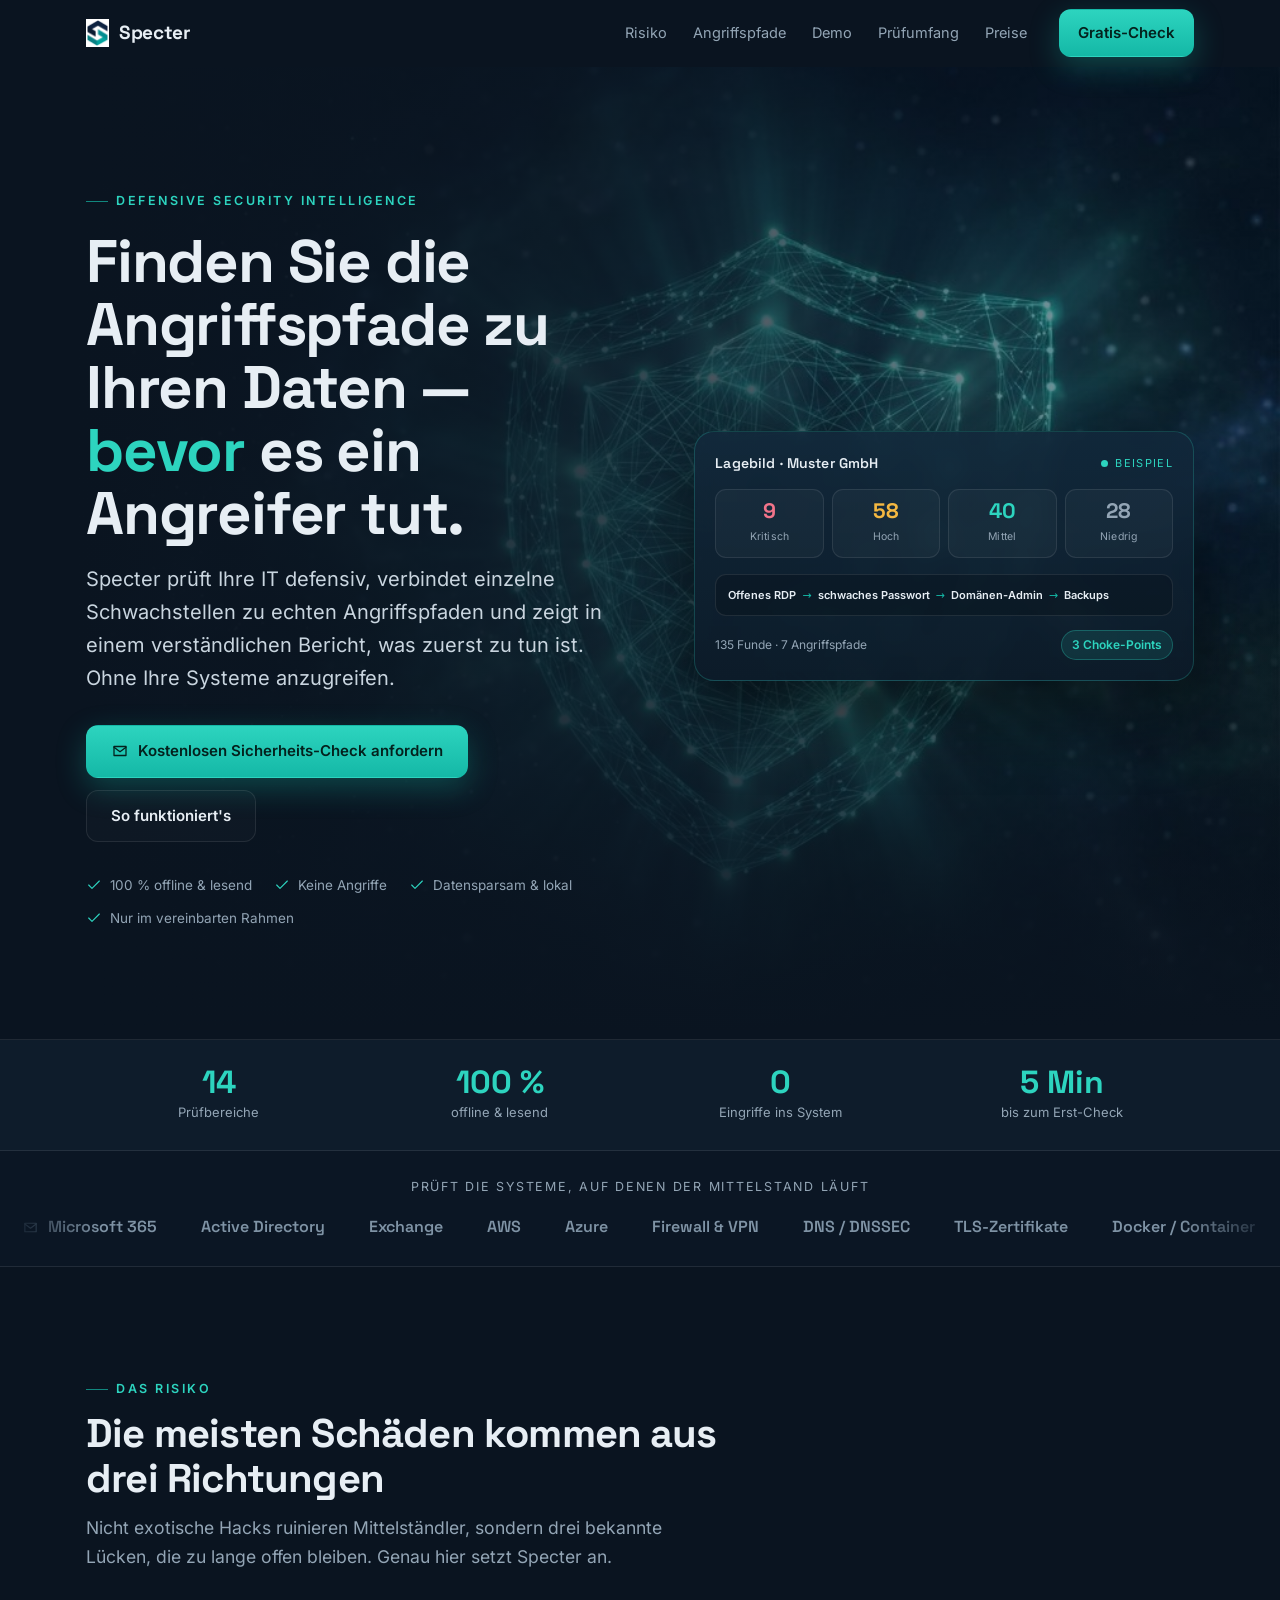
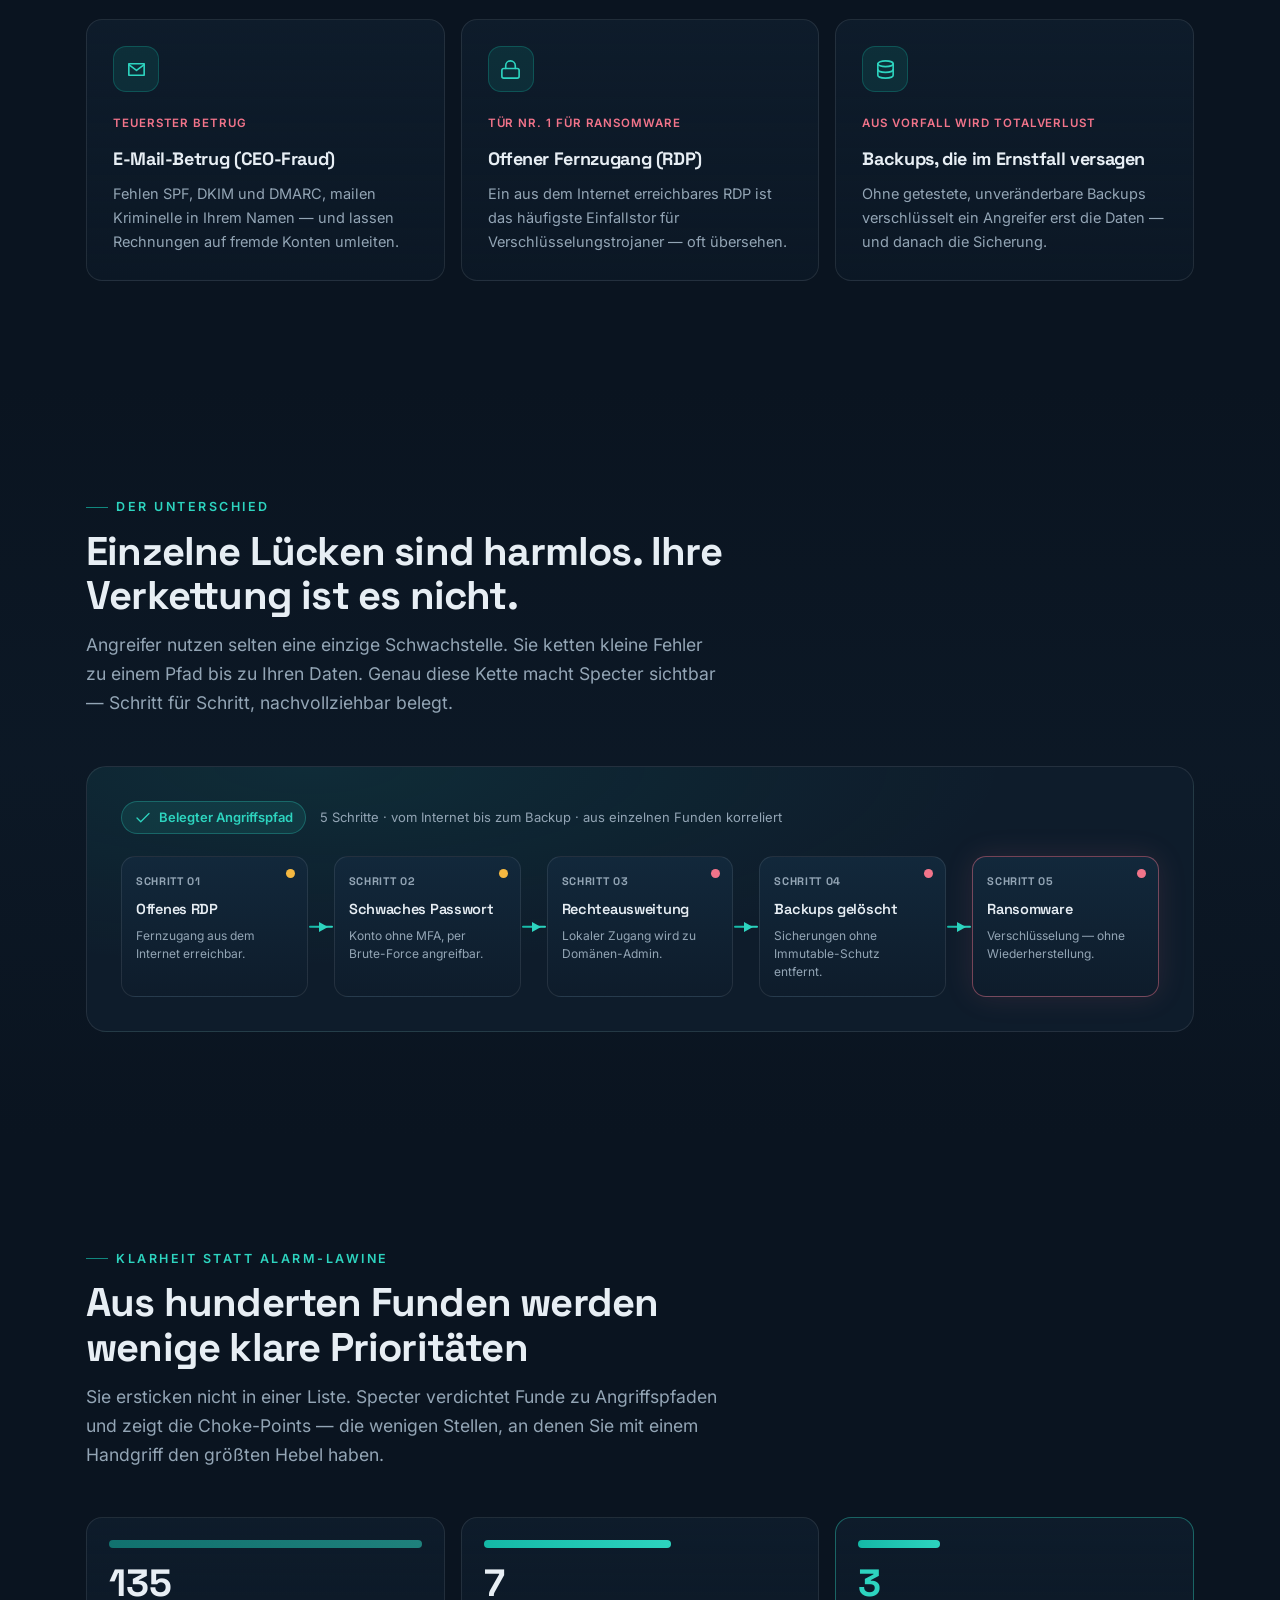
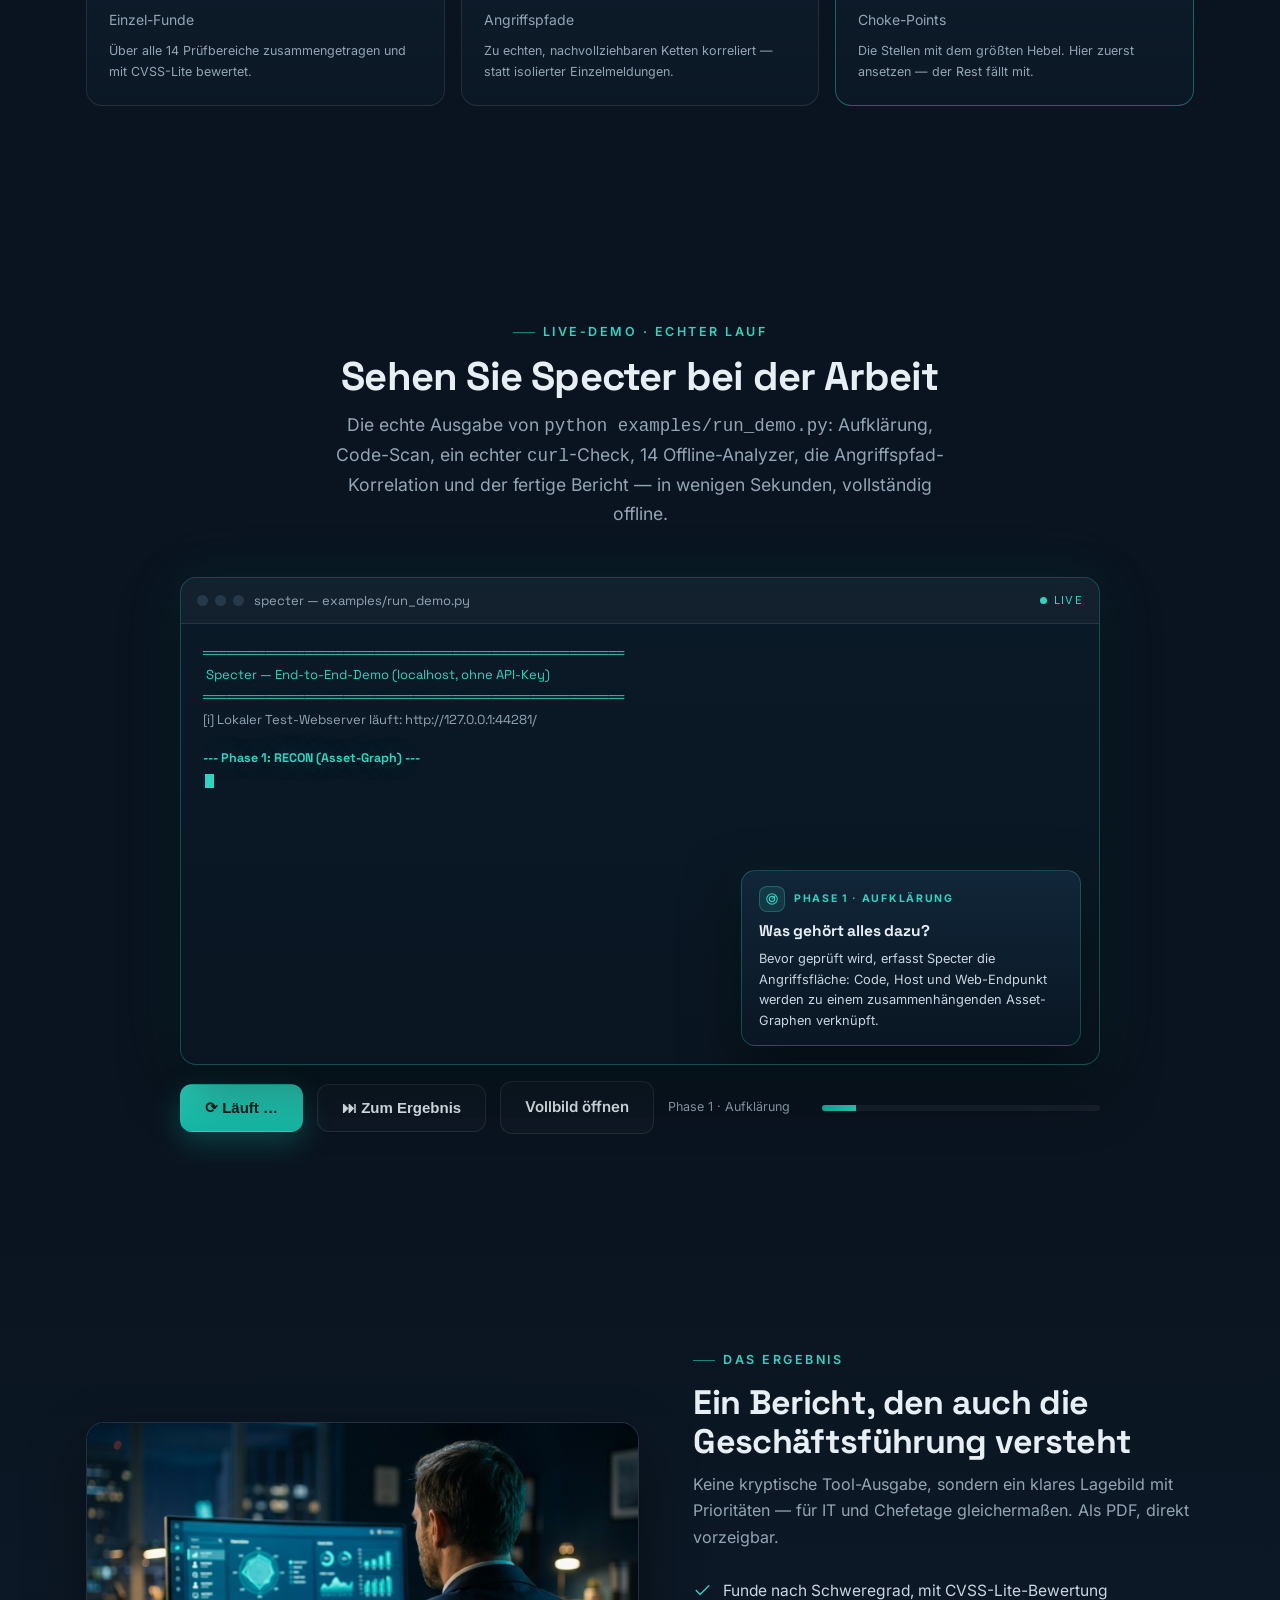
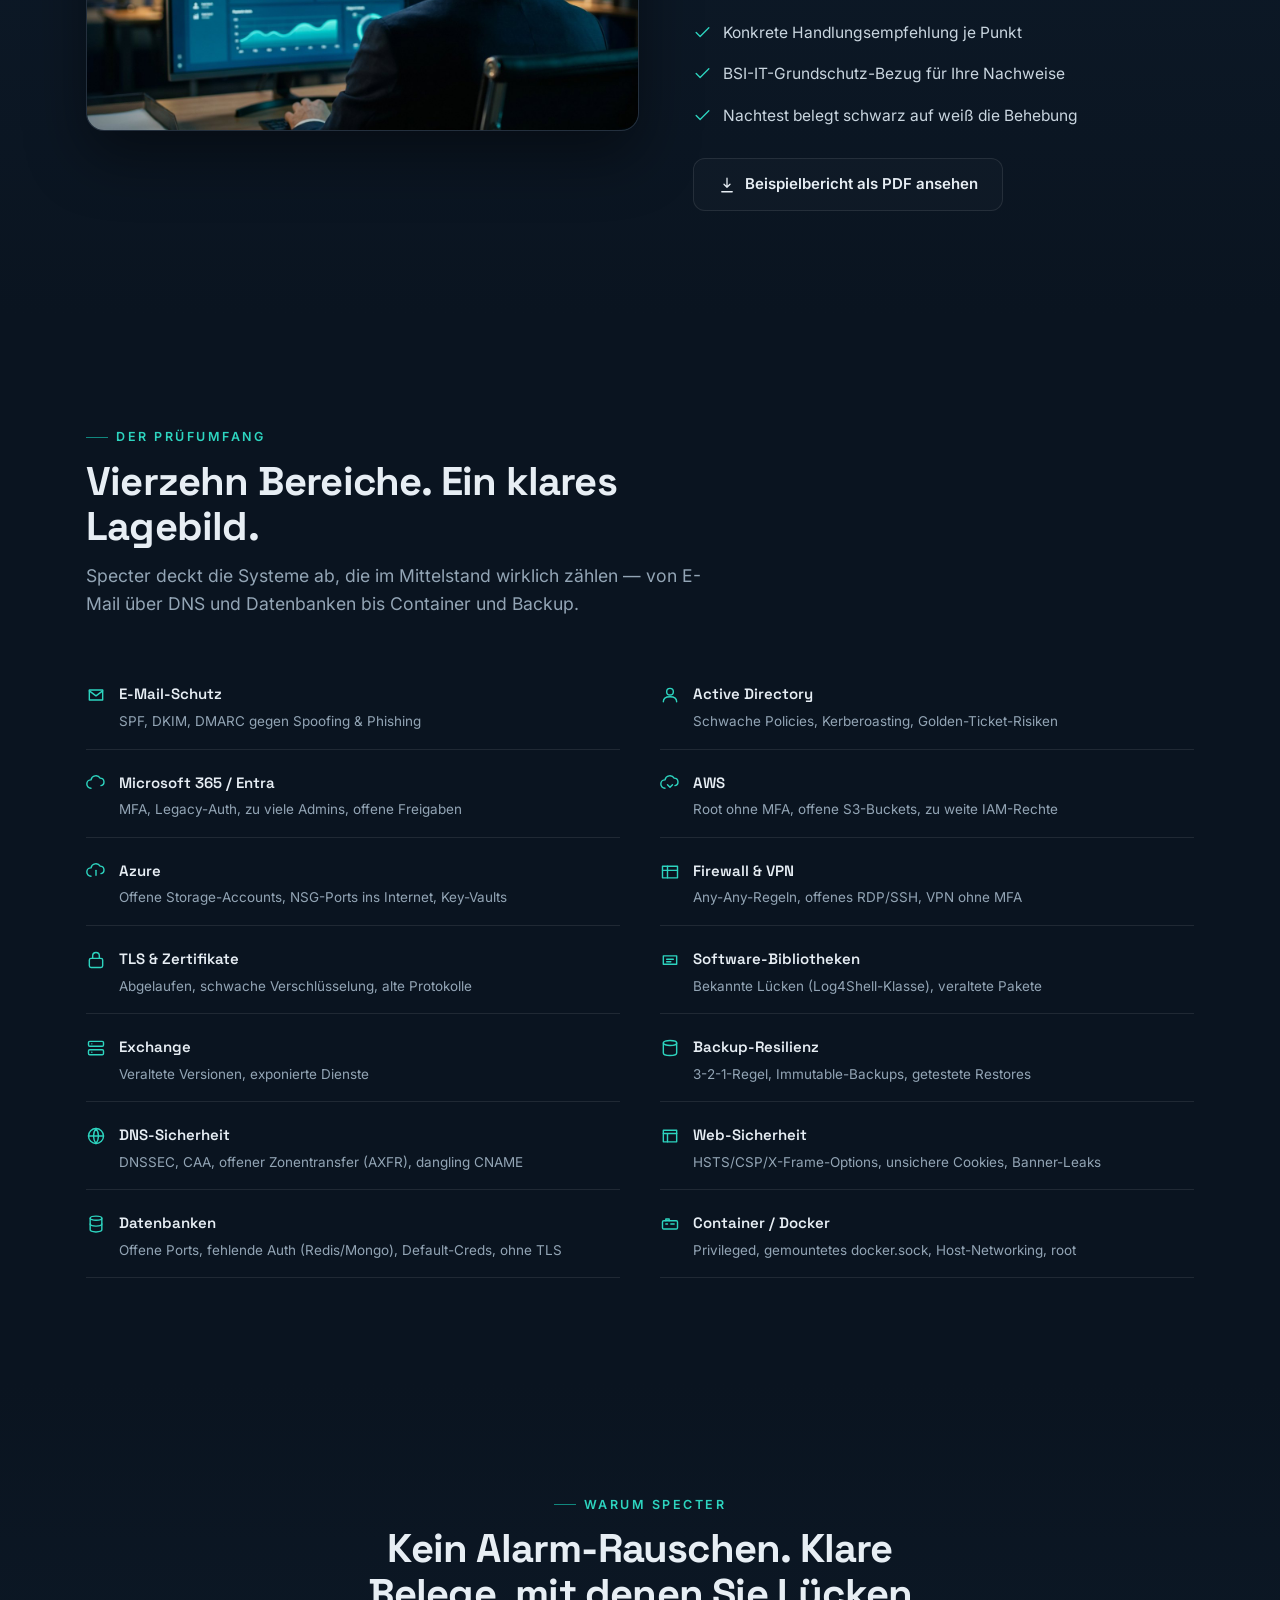
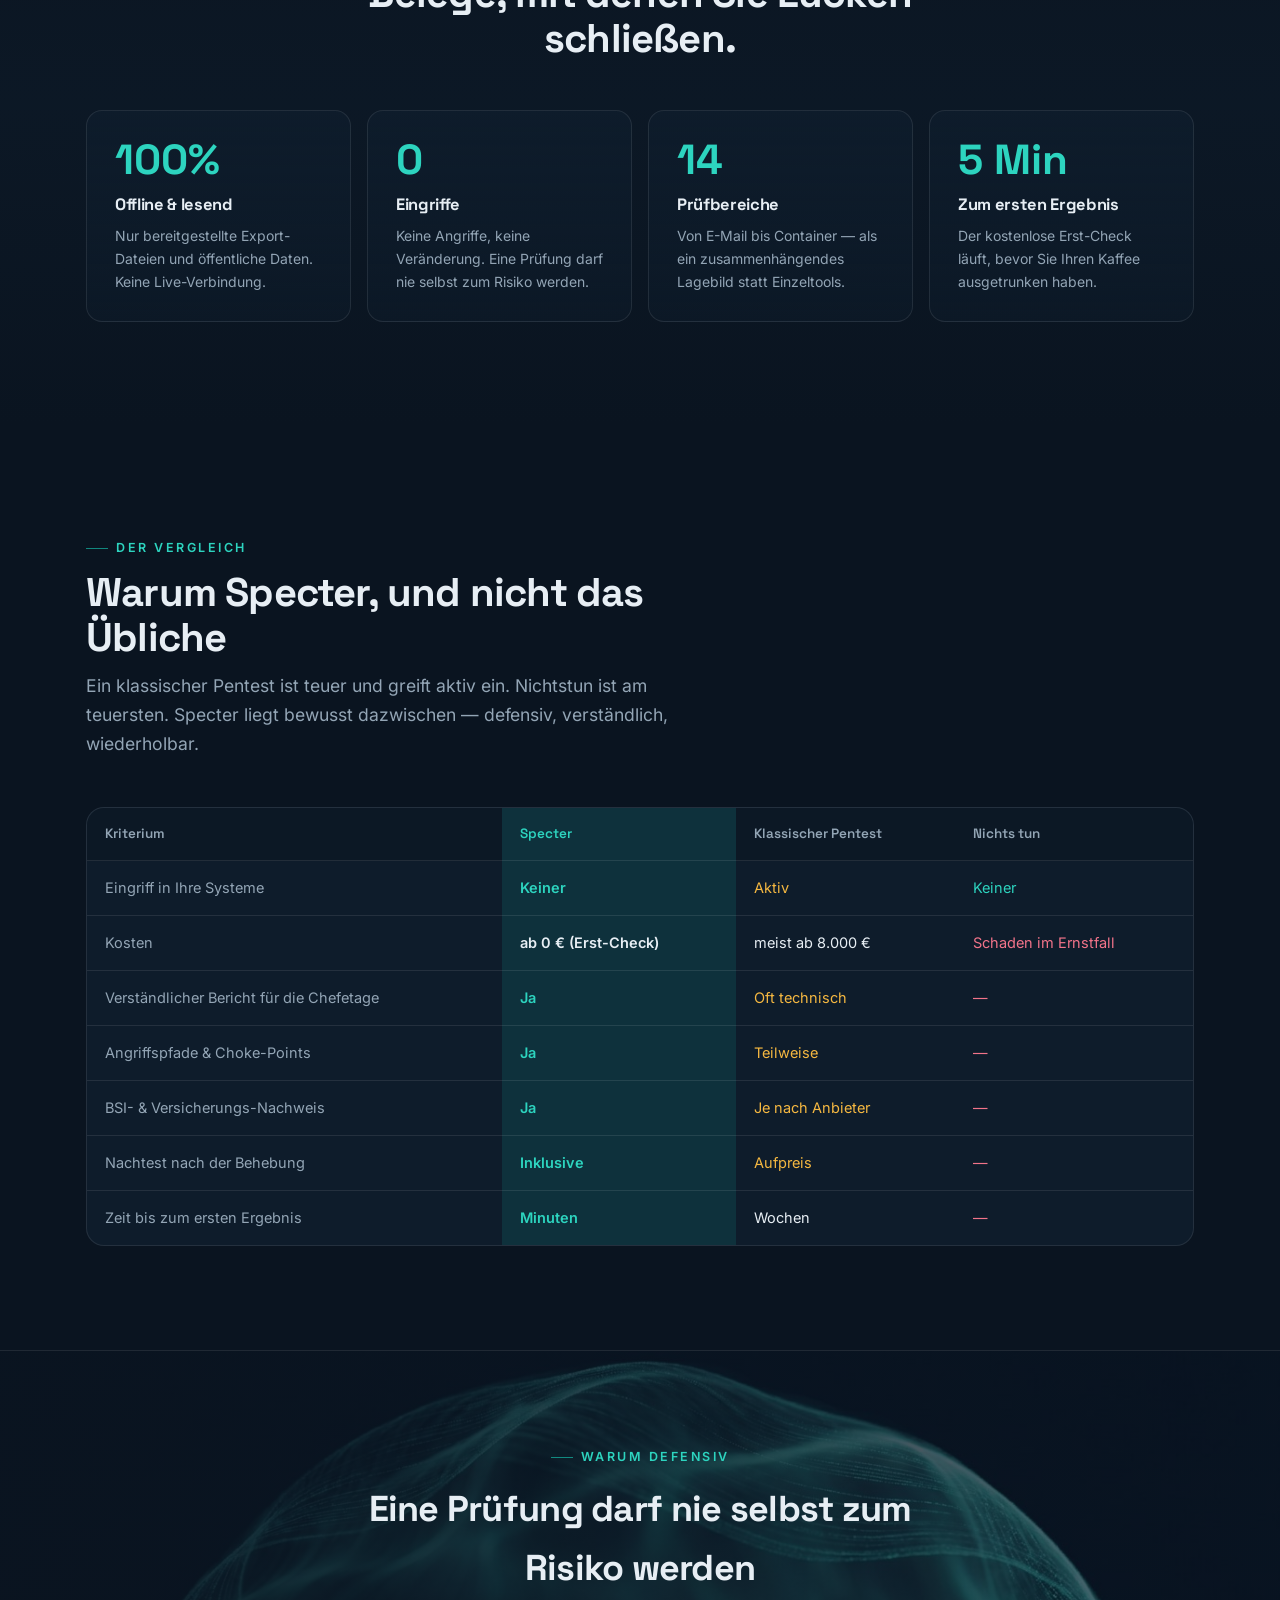
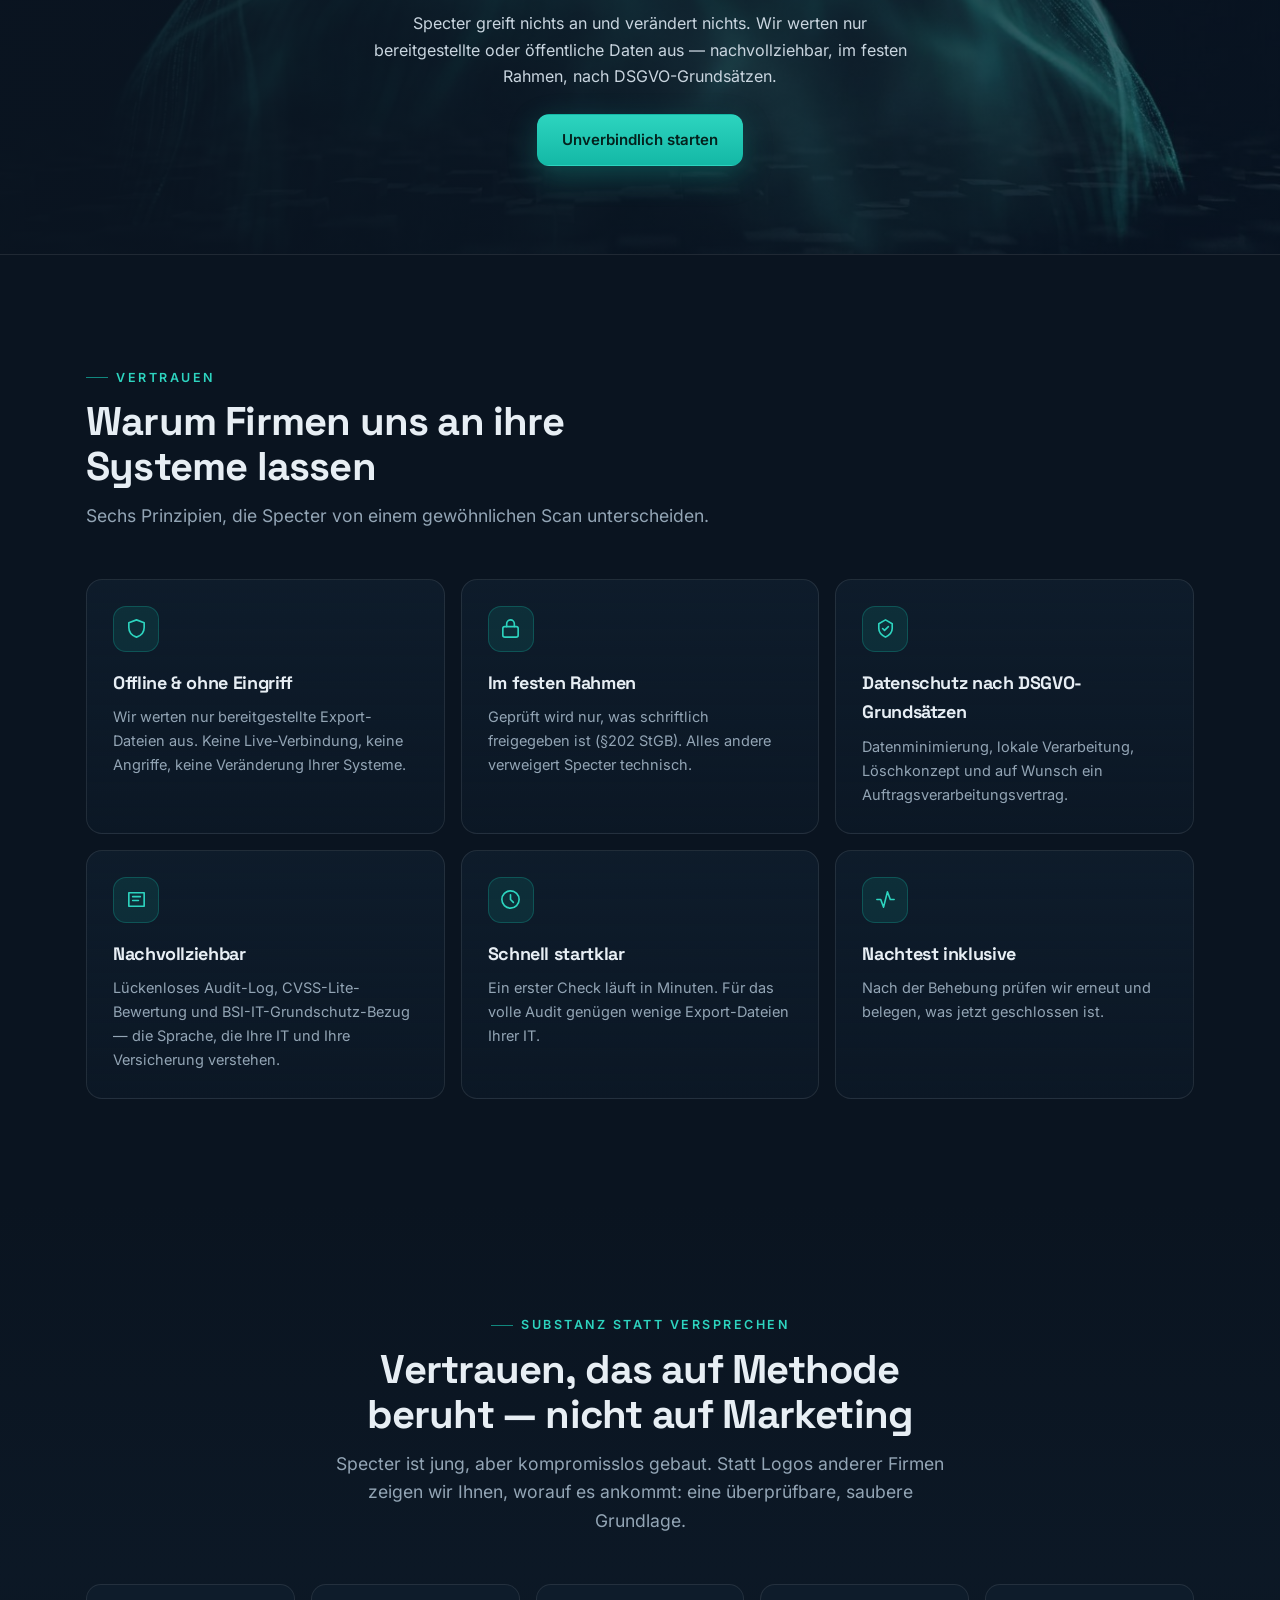
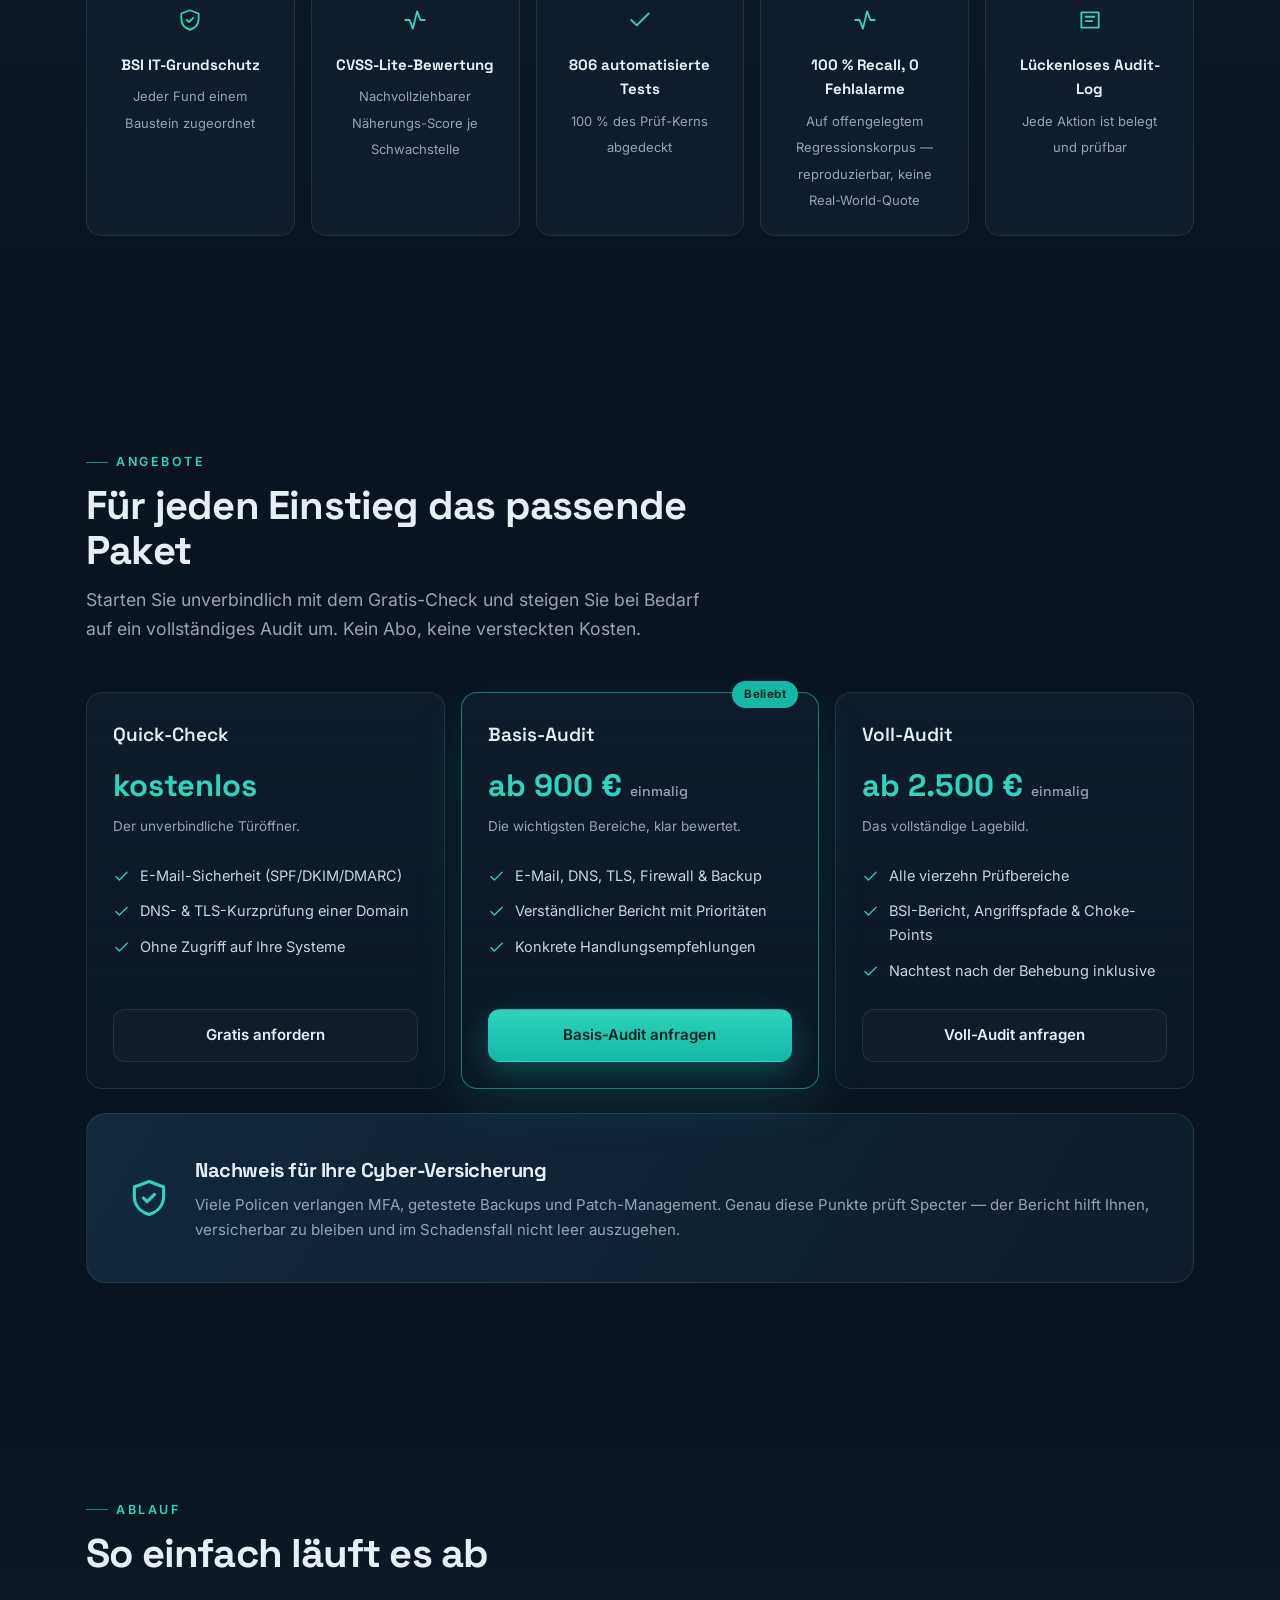
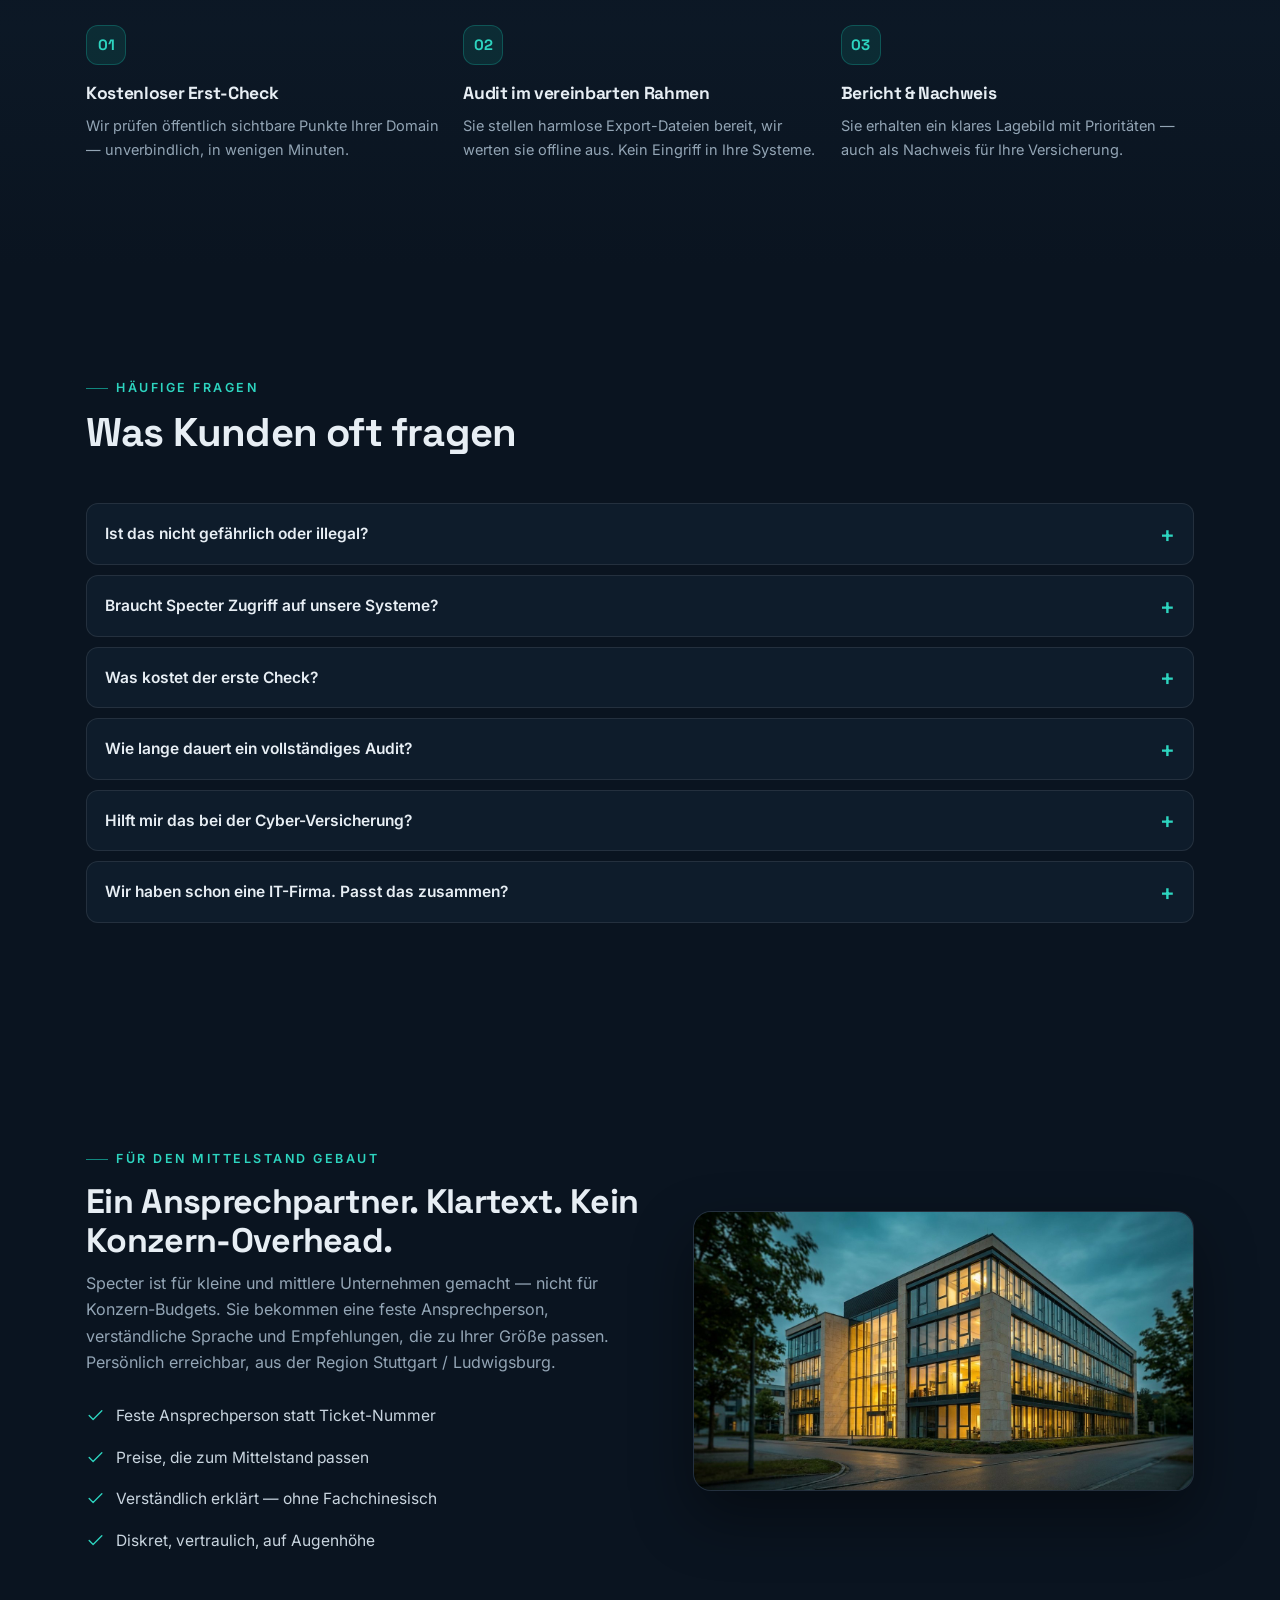
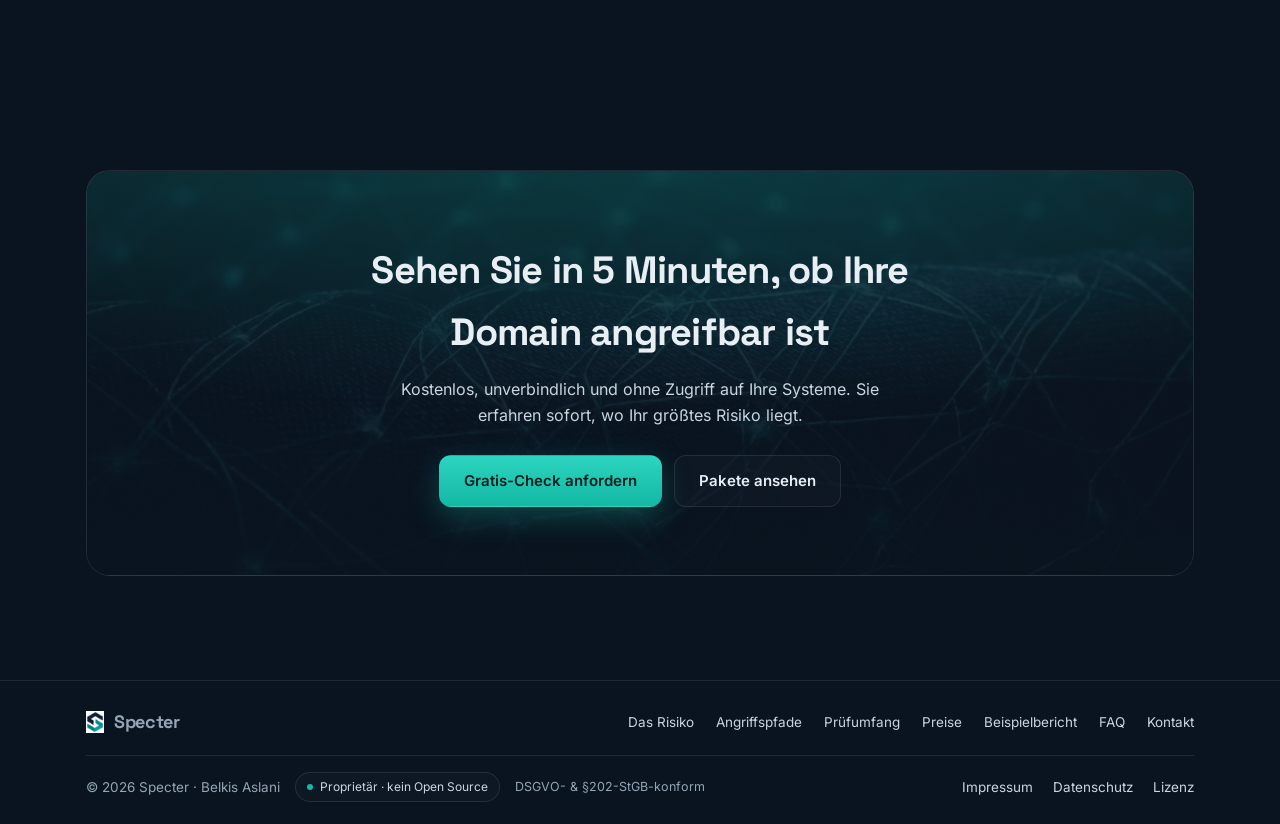
<file: docs/index.html>
<!doctype html>
<html lang="de">
<head>
<meta charset="utf-8">
<meta name="viewport" content="width=device-width, initial-scale=1, viewport-fit=cover">
<title>Specter — Angriffspfade finden, bevor es ein Angreifer tut</title>
<meta name="description" content="Specter verbindet einzelne Schwachstellen zu echten Angriffspfaden und liefert einen klaren Bericht mit Prioritäten — offline, ohne Eingriff, nach DSGVO-Grundsätzen.">
<meta name="theme-color" content="#0A1420">
<meta property="og:title" content="Specter — Angriffspfade finden, bevor es ein Angreifer tut">
<meta property="og:description" content="Defensive IT-Sicherheitsprüfung für den Mittelstand: einzelne Schwachstellen werden zu echten Angriffspfaden verbunden — offline, ohne Eingriff, nach DSGVO-Grundsätzen. Kostenloser Sicherheits-Check.">
<meta property="og:image" content="https://beko2210.github.io/Specter-/assets/img/og.jpg">
<meta property="og:image:width" content="1200">
<meta property="og:image:height" content="630">
<meta property="og:image:alt" content="Specter — Defensive Security Intelligence. Angriffspfade finden, bevor es ein Angreifer tut.">
<meta property="og:type" content="website">
<meta property="og:locale" content="de_DE">
<meta property="og:url" content="https://beko2210.github.io/Specter-/">
<meta name="twitter:card" content="summary_large_image">
<meta name="twitter:title" content="Specter — Angriffspfade finden, bevor es ein Angreifer tut">
<meta name="twitter:description" content="Defensive IT-Sicherheitsprüfung für den Mittelstand — offline, ohne Eingriff, nach DSGVO-Grundsätzen.">
<meta name="twitter:image" content="https://beko2210.github.io/Specter-/assets/img/og.jpg">
<link rel="canonical" href="https://beko2210.github.io/Specter-/">
<link rel="icon" href="assets/img/mark.png">
<script>document.documentElement.className+=' js';</script>
<link rel="stylesheet" href="assets/fonts.css">
<style>
:root{
  --bg:#0A1420; --surface:#0E1C2B; --elev:#12283B; --line:rgba(255,255,255,.09);
  --text:#E7EEF4; --text-2:#C9D5DF; --muted:#93A5B5; --teal:#14B8A6; --teal-2:#2DD4BF;
  --amber:#F5B841; --rose:#F2748A;
  --gutter:clamp(18px,5vw,26px); --maxw:1160px;
}
*{box-sizing:border-box}
html{scroll-behavior:smooth;-webkit-text-size-adjust:100%}
body{margin:0;background:var(--bg);color:var(--text);overflow-x:hidden;
  font-family:'Inter',ui-sans-serif,system-ui,-apple-system,'Segoe UI',sans-serif;
  line-height:1.65;-webkit-font-smoothing:antialiased;text-rendering:optimizeLegibility}
img{max-width:100%;display:block}
a{color:inherit;text-decoration:none}
:focus-visible{outline:2px solid var(--teal-2);outline-offset:2px;border-radius:3px}
.skip-link{position:absolute;left:-9999px;top:0;z-index:100;background:var(--teal-2);
  color:#04211d;padding:10px 16px;font-weight:600;border-radius:0 0 8px 0}
.skip-link:focus{left:0}
h1,h2,h3,.brandmark,.mono-hd{font-family:'Space Grotesk','Inter',sans-serif;letter-spacing:-.02em}
.wrap{max-width:var(--maxw);margin:0 auto;padding:0 var(--gutter)}
.eyebrow{display:inline-flex;align-items:center;gap:8px;font-size:clamp(11px,2.6vw,12.5px);font-weight:600;
  letter-spacing:.2em;text-transform:uppercase;color:var(--teal-2)}
.eyebrow::before{content:"";width:22px;height:1px;background:var(--teal);opacity:.7}
.btn{display:inline-flex;align-items:center;justify-content:center;gap:9px;font-weight:600;
  font-size:15px;min-height:48px;padding:13px 24px;border-radius:12px;border:1px solid transparent;
  transition:.18s;cursor:pointer;text-align:center}
.btn.primary{background:linear-gradient(180deg,var(--teal-2),var(--teal));color:#04211d;
  box-shadow:0 10px 30px rgba(20,184,166,.30)}
.btn.primary:hover{transform:translateY(-2px);box-shadow:0 16px 40px rgba(20,184,166,.44)}
.btn.ghost{border-color:var(--line);color:var(--text);background:rgba(255,255,255,.02)}
.btn.ghost:hover{border-color:var(--teal);color:var(--teal-2)}
.ic{width:18px;height:18px;flex:none;stroke:currentColor;fill:none;stroke-width:1.7;stroke-linecap:round;stroke-linejoin:round}

/* NAV */
header.nav{position:sticky;top:0;z-index:60;transition:.25s;border-bottom:1px solid transparent}
header.nav.scrolled{background:rgba(10,20,32,.82);backdrop-filter:blur(16px);border-bottom-color:var(--line)}
.nav .wrap{display:flex;align-items:center;gap:14px;min-height:66px}
.logo{display:flex;align-items:center;gap:10px}
.logo img{height:28px;width:auto}
.logo .brandmark{font-weight:700;font-size:19px}
.navlinks{margin-left:auto;display:flex;align-items:center;gap:26px;font-size:14.5px;color:var(--muted)}
.navlinks a:hover{color:var(--text)}
.navlinks .btn{margin-left:6px;min-height:44px;padding:11px 18px}

/* HERO */
.hero{position:relative;overflow:hidden;border-bottom:1px solid var(--line)}
.hero .bg{position:absolute;inset:0;background:url('assets/img/hero.jpg') right center/cover no-repeat}
.hero .veil{position:absolute;inset:0;background:
  linear-gradient(90deg,var(--bg) 6%,rgba(10,20,32,.82) 46%,rgba(10,20,32,.30) 100%),
  linear-gradient(0deg,var(--bg) 1%,transparent 44%)}
.hero .wrap{position:relative;display:grid;grid-template-columns:1.05fr .95fr;gap:clamp(28px,5vw,56px);
  align-items:center;padding:clamp(64px,10vw,116px) var(--gutter) clamp(64px,10vw,110px)}
.hero h1{font-size:clamp(34px,6.4vw,60px);line-height:1.05;font-weight:700;margin:18px 0 18px;max-width:16ch}
.hero h1 em{font-style:normal;color:var(--teal-2)}
.hero p.lead{font-size:clamp(16px,3.4vw,20px);color:var(--text-2);max-width:46ch;margin:0 0 30px}
.hero .cta{display:flex;gap:12px;flex-wrap:wrap}
.hero .cta .btn{flex:0 1 auto}
.chips{display:flex;flex-wrap:wrap;gap:10px 22px;margin-top:32px;color:var(--muted);font-size:13.5px}
.chips span{display:inline-flex;align-items:center;gap:8px}
.chips .ic{color:var(--teal-2);width:16px;height:16px}

/* HERO DASHBOARD CARD */
.snap{background:linear-gradient(180deg,rgba(18,40,59,.86),rgba(12,26,40,.92));
  border:1px solid rgba(45,212,191,.22);border-radius:20px;backdrop-filter:blur(10px);
  box-shadow:0 30px 70px rgba(0,0,0,.5);padding:20px;position:relative}
.snap .st{display:flex;align-items:center;justify-content:space-between;margin-bottom:14px}
.snap .st b{font-family:'Space Grotesk','Inter',sans-serif;font-size:14px;font-weight:600;letter-spacing:.01em}
.snap .live{display:inline-flex;align-items:center;gap:7px;font-size:11px;color:var(--teal-2);
  text-transform:uppercase;letter-spacing:.12em}
.snap .live i{width:7px;height:7px;border-radius:50%;background:var(--teal-2);box-shadow:0 0 0 0 rgba(45,212,191,.7);
  animation:pulse 2s infinite}
@keyframes pulse{0%{box-shadow:0 0 0 0 rgba(45,212,191,.6)}70%{box-shadow:0 0 0 7px rgba(45,212,191,0)}100%{box-shadow:0 0 0 0 rgba(45,212,191,0)}}
.sev{display:grid;grid-template-columns:repeat(4,1fr);gap:8px;margin-bottom:16px}
.sev div{background:rgba(255,255,255,.03);border:1px solid var(--line);border-radius:11px;padding:10px 8px;text-align:center}
.sev b{display:block;font-family:'Space Grotesk','Inter',sans-serif;font-size:21px;line-height:1;font-weight:700}
.sev span{font-size:10.5px;color:var(--muted);letter-spacing:.02em}
.sev .k b{color:var(--rose)} .sev .h b{color:var(--amber)} .sev .m b{color:var(--teal-2)} .sev .p b{color:var(--muted)}
.snap .mini-path{display:flex;align-items:center;gap:6px;font-size:11px;color:var(--muted);flex-wrap:wrap;
  background:rgba(0,0,0,.18);border:1px solid var(--line);border-radius:11px;padding:11px 12px}
.snap .mini-path b{color:var(--text);font-weight:600}
.snap .mini-path .ar{color:var(--teal);flex:none}
.snap .foot{display:flex;align-items:center;justify-content:space-between;margin-top:14px;font-size:12px;color:var(--muted)}
.snap .foot .pill{background:rgba(45,212,191,.12);border:1px solid rgba(45,212,191,.3);color:var(--teal-2);
  padding:4px 10px;border-radius:999px;font-weight:600}

/* STATS */
.stats{background:var(--surface);border-bottom:1px solid var(--line)}
.stats .wrap{display:grid;grid-template-columns:repeat(4,1fr);gap:16px;padding-top:26px;padding-bottom:26px}
.stat{text-align:center}
.stat b{display:block;font-family:'Space Grotesk','Inter',sans-serif;font-size:clamp(22px,5vw,32px);
  color:var(--teal-2);font-weight:700;line-height:1}
.stat span{color:var(--muted);font-size:clamp(11.5px,2.6vw,13px)}

/* TRUST MARQUEE */
.trust{border-bottom:1px solid var(--line);padding:26px 0;background:rgba(14,28,43,.35)}
.trust .lbl{text-align:center;color:var(--muted);font-size:12.5px;letter-spacing:.14em;text-transform:uppercase;margin-bottom:16px}
.marquee{display:flex;overflow:hidden;-webkit-mask-image:linear-gradient(90deg,transparent,#000 8%,#000 92%,transparent);
  mask-image:linear-gradient(90deg,transparent,#000 8%,#000 92%,transparent)}
.marquee ul{display:flex;align-items:center;gap:44px;list-style:none;margin:0;padding:0 22px;
  animation:scroll 34s linear infinite;flex:none}
.marquee li{font-family:'Space Grotesk','Inter',sans-serif;font-weight:600;font-size:16px;color:#7f93a5;white-space:nowrap;
  display:inline-flex;align-items:center;gap:9px}
.marquee li .ic{width:17px;height:17px;color:#5f7488}
@keyframes scroll{from{transform:translateX(0)}to{transform:translateX(-50%)}}

/* SECTION */
section{padding:clamp(58px,9vw,104px) 0;position:relative}
section.alt{background:linear-gradient(180deg,transparent,rgba(14,28,43,.5),transparent)}
.sec-head{max-width:64ch;margin-bottom:clamp(30px,5vw,48px)}
.sec-head.ctr{margin-left:auto;margin-right:auto;text-align:center}
.sec-head.ctr .eyebrow{justify-content:center}
.sec-head h2{font-size:clamp(25px,5.2vw,40px);font-weight:700;margin:12px 0 12px;line-height:1.12}
.sec-head p{color:var(--muted);font-size:clamp(15px,3.2vw,17.5px);margin:0}

/* GRID / CARDS */
.grid{display:grid;gap:16px}
.cols-3{grid-template-columns:repeat(3,1fr)}
.cols-4{grid-template-columns:repeat(4,1fr)}
.card{background:linear-gradient(180deg,var(--surface),rgba(14,28,43,.5));
  border:1px solid var(--line);border-radius:16px;padding:clamp(20px,4vw,26px);transition:.2s}
.card:hover{border-color:rgba(45,212,191,.4);transform:translateY(-3px)}
.card .badge{width:46px;height:46px;border-radius:13px;display:flex;align-items:center;justify-content:center;
  background:rgba(20,184,166,.12);border:1px solid rgba(20,184,166,.28);margin-bottom:16px}
.card .badge .ic{width:23px;height:23px;color:var(--teal-2)}
.card h3{font-size:18px;margin:0 0 8px}
.card p{margin:0;color:var(--muted);font-size:14.5px}
.card .tagline{display:inline-block;margin-bottom:11px;font-size:11.5px;font-weight:600;letter-spacing:.08em;
  text-transform:uppercase;color:var(--rose)}

/* VALUE CARDS (big number) */
.vcard{background:linear-gradient(180deg,var(--surface),rgba(14,28,43,.5));border:1px solid var(--line);
  border-radius:16px;padding:clamp(22px,4vw,28px)}
.vcard b{font-family:'Space Grotesk','Inter',sans-serif;display:block;font-size:clamp(30px,6vw,42px);font-weight:700;
  color:var(--teal-2);line-height:1;margin-bottom:10px}
.vcard h3{margin:0 0 6px;font-size:16.5px}
.vcard p{margin:0;color:var(--muted);font-size:14px}

/* FEATURE (image + text) */
.feature{display:grid;grid-template-columns:1.05fr .95fr;gap:clamp(24px,5vw,54px);align-items:center}
.feature .shot{border:1px solid var(--line);border-radius:18px;overflow:hidden;
  box-shadow:0 26px 60px rgba(0,0,0,.42);background:var(--surface)}
.feature ul{list-style:none;padding:0;margin:20px 0 0}
.feature li{display:flex;gap:11px;align-items:flex-start;padding:8px 0;color:var(--text-2);font-size:15.5px}
.feature li .ic{color:var(--teal-2);width:19px;height:19px;margin-top:3px;flex:none}

/* ATTACK PATH DIAGRAM */
.pathwrap{border:1px solid var(--line);border-radius:20px;background:
  radial-gradient(700px 200px at 20% 0%,rgba(20,184,166,.10),transparent),var(--surface);
  padding:clamp(22px,4vw,34px);overflow-x:auto}
.pathmeta{display:flex;align-items:center;gap:14px;flex-wrap:wrap;margin-bottom:22px;font-size:13px;color:var(--muted)}
.pathmeta .proven{display:inline-flex;align-items:center;gap:7px;color:var(--teal-2);font-weight:600;
  background:rgba(45,212,191,.1);border:1px solid rgba(45,212,191,.3);padding:5px 12px;border-radius:999px}
.chain{display:flex;align-items:stretch;gap:26px;min-width:700px}
.hop{flex:1;min-width:120px;position:relative;padding:0}
.hop .node{height:100%;background:linear-gradient(180deg,var(--elev),var(--surface));
  border:1px solid var(--line);border-radius:14px;padding:15px 14px;position:relative}
.hop .step{font-family:'Space Grotesk','Inter',sans-serif;font-size:11px;font-weight:700;color:var(--muted);letter-spacing:.06em}
.hop h3{margin:8px 0 5px;font-size:14.5px;font-family:'Space Grotesk','Inter',sans-serif;font-weight:600;overflow-wrap:break-word;-webkit-hyphens:auto;hyphens:auto}
.hop p{margin:0;font-size:12px;color:var(--muted);line-height:1.5;overflow-wrap:break-word;-webkit-hyphens:auto;hyphens:auto}
.hop .sv{position:absolute;top:12px;right:12px;width:9px;height:9px;border-radius:50%}
/* Verbindungspfeil in der 26px-Lücke: Schaft + Spitze bilden einen sauberen Pfeil. */
.hop:not(:last-child)::after{content:"";position:absolute;top:50%;right:-25px;width:24px;height:2.5px;
  transform:translateY(-50%);border-radius:2px;
  background:linear-gradient(90deg,var(--teal),var(--teal-2));z-index:4}
.hop:not(:last-child)::before{content:"";position:absolute;top:50%;right:-25px;
  transform:translateY(-50%);border:5px solid transparent;
  border-left:9px solid var(--teal-2);z-index:5}
.hop.n1 .sv{background:var(--amber)} .hop.n2 .sv{background:var(--amber)}
.hop.n3 .sv{background:var(--rose)} .hop.n4 .sv{background:var(--rose)} .hop.n5 .sv{background:var(--rose)}
.hop.crit .node{border-color:rgba(242,116,138,.45);box-shadow:0 0 30px rgba(242,116,138,.12)}

/* FUNNEL */
.funnel{display:grid;grid-template-columns:repeat(3,1fr);gap:16px}
.fstep{border:1px solid var(--line);border-radius:16px;padding:22px;position:relative;overflow:hidden;
  background:linear-gradient(180deg,var(--surface),rgba(14,28,43,.5))}
.fstep .fbar{height:8px;border-radius:999px;margin-bottom:16px;background:linear-gradient(90deg,var(--teal),var(--teal-2))}
.fstep.f1 .fbar{width:100%;opacity:.55} .fstep.f2 .fbar{width:60%} .fstep.f3 .fbar{width:26%}
.fstep b{font-family:'Space Grotesk','Inter',sans-serif;font-size:clamp(28px,5vw,38px);font-weight:700;color:var(--text);line-height:1;display:block}
.fstep .lb{font-size:14px;color:var(--muted);margin-top:6px}
.fstep .dt{font-size:12.5px;color:var(--muted);margin-top:10px}
.fstep.f3{border-color:rgba(45,212,191,.4)}
.fstep.f3 b{color:var(--teal-2)}

/* COVERAGE */
.cover{display:grid;grid-template-columns:repeat(2,1fr);gap:6px 40px}
.cov{display:flex;gap:13px;padding:15px 0;border-bottom:1px solid var(--line)}
.cov .ic{color:var(--teal-2);width:20px;height:20px;margin-top:3px;flex:none}
.cov strong{display:block;font-size:15px;font-weight:600;font-family:'Space Grotesk','Inter',sans-serif}
.cov span{color:var(--muted);font-size:13.5px}

/* COMPARISON TABLE */
.cmp{border:1px solid var(--line);border-radius:18px;overflow:hidden;background:var(--surface)}
.cmp table{width:100%;border-collapse:collapse;font-size:14.5px;min-width:560px}
.cmp .scroll{overflow-x:auto}
.cmp th,.cmp td{padding:15px 18px;text-align:left;border-bottom:1px solid var(--line)}
.cmp thead th{font-family:'Space Grotesk','Inter',sans-serif;font-size:13.5px;color:var(--muted);font-weight:600;background:rgba(0,0,0,.15)}
.cmp thead th.us{color:var(--teal-2)}
.cmp td:first-child{color:var(--muted)}
.cmp col.usc,.cmp th.us{background:rgba(20,184,166,.07)}
.cmp td.us{background:rgba(20,184,166,.07);font-weight:600;color:var(--text)}
.cmp .yes{color:var(--teal-2)} .cmp .no{color:var(--rose)} .cmp .mid{color:var(--amber)}
.cmp tr:last-child td{border-bottom:none}

/* BAND (full-width image) */
.imgband{position:relative;border-top:1px solid var(--line);border-bottom:1px solid var(--line);overflow:hidden}
.imgband .bg{position:absolute;inset:0;background:url('assets/img/band.jpg') center/cover no-repeat}
.imgband .veil{position:absolute;inset:0;background:linear-gradient(90deg,rgba(10,20,32,.95),rgba(10,20,32,.62))}
.imgband .wrap{position:relative;padding:clamp(54px,8vw,88px) var(--gutter);text-align:center}
.imgband h2{font-size:clamp(23px,4.6vw,36px);margin:12px auto 12px;max-width:26ch}
.imgband p{color:var(--text-2);margin:0 auto 24px;max-width:54ch}

/* PRICING */
.price{display:flex;flex-direction:column;text-align:left}
.price.feat{border-color:rgba(45,212,191,.5);box-shadow:0 18px 50px rgba(20,184,166,.14);position:relative}
.price .tag{position:absolute;top:-12px;right:20px;background:var(--teal);color:#04211d;font-size:11.5px;
  font-weight:700;padding:4px 12px;border-radius:999px;letter-spacing:.04em}
.price .pname{font-family:'Space Grotesk','Inter',sans-serif;font-weight:600;font-size:19px}
.price .amt{font-size:31px;font-weight:800;color:var(--teal-2);margin:10px 0 4px;font-family:'Space Grotesk','Inter',sans-serif}
.price .amt small{font-size:14px;color:var(--muted);font-weight:500}
.price .desc{color:var(--muted);font-size:13.5px;margin:0 0 4px}
.price ul{list-style:none;padding:0;margin:16px 0 20px;flex:1}
.price li{display:flex;gap:10px;align-items:flex-start;padding:6px 0;color:var(--text-2);font-size:14.5px}
.price li .ic{color:var(--teal-2);width:17px;height:17px;margin-top:4px;flex:none}
.price .btn{width:100%}

/* CALLOUT */
.callout{background:linear-gradient(120deg,var(--elev),var(--surface));border:1px solid var(--line);
  border-radius:20px;padding:clamp(26px,5vw,40px);display:flex;gap:24px;align-items:center;margin-top:24px}
.callout .ic{width:44px;height:44px;color:var(--teal-2);flex:none}
.callout h3{margin:0 0 6px;font-size:20px}
.callout p{margin:0;color:var(--muted);font-size:15px}

/* STEPS */
.steps{display:grid;grid-template-columns:repeat(3,1fr);gap:24px;counter-reset:s}
.step{position:relative}
.step .n{counter-increment:s;font-family:'Space Grotesk','Inter',sans-serif;font-weight:700;font-size:15px;
  width:40px;height:40px;border-radius:12px;display:flex;align-items:center;justify-content:center;
  background:rgba(20,184,166,.12);border:1px solid rgba(20,184,166,.3);color:var(--teal-2);margin-bottom:14px}
.step .n::before{content:counter(s,decimal-leading-zero)}
.step h3{margin:0 0 6px;font-size:17.5px}
.step p{margin:0;color:var(--muted);font-size:14.5px}

/* METHOD / AUTHORITY */
.method{display:grid;grid-template-columns:repeat(auto-fit,minmax(190px,1fr));gap:16px}
.mtile{border:1px solid var(--line);border-radius:15px;padding:22px;background:var(--surface);text-align:center}
.mtile .ic{width:26px;height:26px;color:var(--teal-2);margin:0 auto 12px}
.mtile b{display:block;font-family:'Space Grotesk','Inter',sans-serif;font-size:15px;margin-bottom:5px}
.mtile span{color:var(--muted);font-size:13px}

/* FAQ */
.faq details{border:1px solid var(--line);border-radius:12px;background:var(--surface);
  margin:10px 0;padding:0 18px;overflow:hidden}
.faq summary{list-style:none;cursor:pointer;padding:17px 0;font-weight:600;font-size:15.5px;
  display:flex;justify-content:space-between;align-items:center;gap:12px}
.faq summary::-webkit-details-marker{display:none}
.faq summary .plus{color:var(--teal-2);font-size:22px;transition:.2s;flex:none;line-height:1}
.faq details[open] summary .plus{transform:rotate(45deg)}
.faq p{margin:0 0 16px;color:var(--muted);font-size:14.5px}

/* CTA BAND */
.band{position:relative;overflow:hidden;background:
  radial-gradient(1200px 320px at 50% -40%,rgba(20,184,166,.22),transparent),
  linear-gradient(180deg,var(--surface),var(--bg));
  border:1px solid var(--line);border-radius:24px;text-align:center;padding:clamp(46px,7vw,68px) var(--gutter)}
.band .bandbg{position:absolute;inset:0;background:url('assets/img/texture.jpg') center/cover no-repeat;opacity:.5}
.band .bandveil{position:absolute;inset:0;background:
  radial-gradient(1200px 320px at 50% -20%,rgba(20,184,166,.28),transparent),
  linear-gradient(180deg,rgba(10,20,32,.72),rgba(10,20,32,.9))}
.band .bandinner{position:relative}
.band h2{font-size:clamp(25px,4.6vw,38px);margin:0 auto 12px;max-width:22ch}
.band p{color:var(--text-2);margin:0 auto 26px;max-width:48ch}
.band .cta{display:flex;gap:12px;justify-content:center;flex-wrap:wrap}

/* FOOTER */
footer{border-top:1px solid var(--line);padding:26px 0 calc(24px + env(safe-area-inset-bottom));color:var(--muted);font-size:13.5px}
.foot-row{display:flex;align-items:center;justify-content:space-between;gap:14px 28px;flex-wrap:wrap;padding-bottom:18px}
.foot-row .logo .brandmark{font-size:18px}
.foot-nav{display:flex;flex-wrap:wrap;gap:6px 22px;align-items:center}
.foot-nav a{color:var(--text-2);white-space:nowrap}
.foot-nav a:hover{color:var(--teal-2)}
.foot-base{display:flex;align-items:center;justify-content:space-between;gap:12px 22px;flex-wrap:wrap;
  border-top:1px solid var(--line);padding-top:16px}
.foot-copy{display:flex;align-items:center;gap:9px 15px;flex-wrap:wrap}
.foot-chip{display:inline-flex;align-items:center;gap:7px;font-size:12px;color:var(--text-2);
  border:1px solid var(--line);border-radius:999px;padding:4px 11px;background:rgba(255,255,255,.02);white-space:nowrap}
.foot-chip .dot{width:6px;height:6px;border-radius:50%;background:var(--teal);flex:none}
.foot-muted{color:var(--muted);font-size:12.5px}
.foot-links{display:flex;gap:8px 20px;flex-wrap:wrap;align-items:center}
.foot-links a{color:var(--text-2)}
.foot-links a:hover{color:var(--teal-2)}
@media(max-width:640px){
  .foot-base{flex-direction:column;align-items:flex-start;gap:14px}
}

/* REVEAL */
.js .reveal{opacity:0;transform:translateY(18px);transition:opacity .7s ease,transform .7s ease}
.js .reveal.in{opacity:1;transform:none}

/* RESPONSIVE */
@media(max-width:960px){
  .hero .wrap{grid-template-columns:1fr}
  .snap{max-width:460px}
  .cols-4{grid-template-columns:repeat(2,1fr)}
  .method{grid-template-columns:repeat(2,1fr)}
  .funnel{grid-template-columns:1fr}
}
@media(max-width:900px){
  .cols-3{grid-template-columns:1fr}
  .cover{grid-template-columns:1fr;gap:0}
  .steps{grid-template-columns:1fr}
  .feature{grid-template-columns:1fr}
  .feature .shot{order:-1}
  .navlinks a:not(.btn){display:none}
  .hero .veil{background:linear-gradient(180deg,rgba(10,20,32,.5),rgba(10,20,32,.8) 60%,var(--bg)),
    linear-gradient(90deg,var(--bg),rgba(10,20,32,.3))}
  .hero .bg{background-position:72% center}
  .foot-top{grid-template-columns:1fr 1fr}
}
@media(max-width:640px){
  .pathwrap{overflow-x:visible}
  .chain{flex-direction:column;min-width:0;gap:26px}
  .hop{width:100%;padding:0}
  .hop .node{height:auto}
  .hop:not(:last-child)::after{top:auto;left:50%;right:auto;bottom:-20px;width:2.5px;height:18px;
    transform:translateX(-50%);background:linear-gradient(180deg,var(--teal),var(--teal-2))}
  .hop:not(:last-child)::before{top:auto;left:50%;right:auto;bottom:-20px;
    transform:translateX(-50%);border:5px solid transparent;
    border-left:5px solid transparent;border-top:9px solid var(--teal-2)}
}
@media(max-width:560px){
  .stats .wrap{grid-template-columns:repeat(2,1fr);gap:22px 12px}
  .cols-4{grid-template-columns:1fr}
  .method{grid-template-columns:1fr}
  .callout{flex-direction:column;text-align:center}
  .hero .cta .btn{flex:1 1 100%}
  .foot-top{grid-template-columns:1fr}
}
/* LIVE-DEMO (Screencast) */
.dv-term{position:relative;background:linear-gradient(180deg,#0b1a28,#091521);border:1px solid var(--line);
  border-radius:16px;overflow:hidden;box-shadow:0 26px 60px rgba(0,0,0,.42);
  transition:box-shadow .8s ease,border-color .8s ease}
.dv-term.glow{border-color:rgba(45,212,191,.28);box-shadow:0 26px 60px rgba(0,0,0,.42),0 0 60px rgba(20,184,166,.10)}
.dv-bar{display:flex;align-items:center;gap:10px;padding:12px 16px;background:rgba(255,255,255,.03);
  border-bottom:1px solid var(--line)}
.dv-dots{display:flex;gap:7px}.dv-dots i{width:11px;height:11px;border-radius:50%;background:#26394b}
.dv-title{font-family:'Space Grotesk','Inter',sans-serif;font-size:13px;color:var(--muted)}
.dv-live{margin-left:auto;display:inline-flex;align-items:center;gap:7px;font-size:11px;
  color:var(--teal-2);text-transform:uppercase;letter-spacing:.12em}
.dv-live i{width:7px;height:7px;border-radius:50%;background:var(--teal-2);
  box-shadow:0 0 0 0 rgba(45,212,191,.7);animation:pulse 2s infinite}
.dv-screen{font-family:'Space Grotesk',ui-monospace,SFMono-Regular,Menlo,Consolas,monospace;
  font-size:clamp(11px,2.3vw,13px);line-height:1.7;padding:18px clamp(14px,3vw,22px);
  height:min(56vh,440px);overflow-y:auto;scroll-behavior:smooth;white-space:pre-wrap;word-break:break-word}
.dv-screen::-webkit-scrollbar{width:8px}.dv-screen::-webkit-scrollbar-thumb{background:#1c3346;border-radius:8px}
.dv-row{opacity:0;transform:translateY(7px);transition:opacity .42s ease,transform .42s cubic-bezier(.22,.8,.36,1)}
.dv-row.in{opacity:1;transform:none}
.dv-row.dv-banner,.dv-row.dv-phase,.dv-row.dv-result{color:var(--teal-2)}
.dv-row.dv-phase,.dv-row.dv-result{font-weight:700}
.dv-row.dv-phase{margin-top:8px;text-shadow:0 0 24px rgba(45,212,191,.35)}
.dv-row.dv-info{color:var(--muted)}.dv-row.dv-count{color:var(--text-2)}
.dv-row.dv-blank{height:.7em}
.dv-tag{display:inline-block;min-width:70px;text-align:center;font-weight:700;font-size:10.5px;
  padding:1px 8px;border-radius:6px;margin-right:9px}
.dv-tag.k{background:rgba(242,116,138,.16);color:var(--rose);border:1px solid rgba(242,116,138,.35)}
.dv-tag.h{background:rgba(245,184,65,.15);color:var(--amber);border:1px solid rgba(245,184,65,.32)}
.dv-tag.m{background:rgba(45,212,191,.13);color:var(--teal-2);border:1px solid rgba(45,212,191,.30)}
.dv-cursor{display:inline-block;width:9px;height:1.05em;vertical-align:text-bottom;
  background:var(--teal-2);margin-left:2px;animation:blink 1.05s steps(1) infinite}
@keyframes blink{50%{opacity:0}}
.dv-ctl{display:flex;align-items:center;gap:14px;flex-wrap:wrap;margin-top:16px}
.dv-progress{flex:1 1 160px;min-width:140px;height:6px;border-radius:999px;background:rgba(255,255,255,.06);overflow:hidden}
.dv-progress i{display:block;height:100%;width:0;background:linear-gradient(90deg,var(--teal),var(--teal-2));transition:width .5s cubic-bezier(.22,.8,.36,1)}
.dv-phase{font-size:12.5px;color:var(--muted);min-width:140px}
.dv-ctl .btn[hidden]{display:none}
.dv-pop{position:absolute;right:18px;bottom:18px;z-index:5;max-width:340px;
  background:linear-gradient(180deg,rgba(18,40,59,.92),rgba(10,22,35,.94));
  border:1px solid rgba(45,212,191,.28);border-radius:14px;padding:15px 17px 14px;
  backdrop-filter:blur(14px);-webkit-backdrop-filter:blur(14px);
  box-shadow:0 22px 55px rgba(0,0,0,.55),0 0 40px rgba(20,184,166,.08);
  opacity:0;transform:translateY(14px) scale(.97);pointer-events:none;
  transition:opacity .5s cubic-bezier(.22,.8,.36,1),transform .5s cubic-bezier(.22,.8,.36,1)}
.dv-pop.show{opacity:1;transform:none}
.dv-pop .kicker{display:flex;align-items:center;gap:9px;font-size:10.5px;font-weight:700;
  letter-spacing:.16em;text-transform:uppercase;color:var(--teal-2);margin-bottom:7px}
.dv-pop .kicker .pic{width:26px;height:26px;flex:none;display:grid;place-items:center;border-radius:8px;
  background:rgba(45,212,191,.12);border:1px solid rgba(45,212,191,.3)}
.dv-pop .kicker svg{width:14px;height:14px;stroke:var(--teal-2);fill:none;stroke-width:1.8;
  stroke-linecap:round;stroke-linejoin:round}
.dv-pop h3{font-family:'Space Grotesk','Inter',sans-serif;font-size:15.5px;font-weight:700;
  letter-spacing:-.01em;margin:0 0 5px;color:var(--text)}
.dv-pop p{margin:0;font-size:12.8px;line-height:1.6;color:var(--text-2)}
@media(max-width:640px){.dv-pop{left:12px;right:12px;bottom:12px;max-width:none}}
@media(prefers-reduced-motion:reduce){*{transition:none!important;scroll-behavior:auto;animation:none!important}}
</style>
</head>
<body>
<a class="skip-link" href="#top">Zum Inhalt springen</a>

<header class="nav" id="nav">
  <div class="wrap">
    <a class="logo" href="#top"><img src="assets/img/mark.png" alt=""><span class="brandmark">Specter</span></a>
    <nav class="navlinks">
      <a href="#problem">Risiko</a>
      <a href="#pfade">Angriffspfade</a>
      <a href="#demo">Demo</a>
      <a href="#leistungen">Prüfumfang</a>
      <a href="#preise">Preise</a>
      <a class="btn primary" href="mailto:belkis.aslani@gmail.com?subject=Kostenloser%20Sicherheits-Check">Gratis-Check</a>
    </nav>
  </div>
</header>

<main id="top">

  <!-- HERO -->
  <section class="hero" style="padding:0">
    <div class="bg"></div><div class="veil"></div>
    <div class="wrap">
      <div>
        <div class="eyebrow">Defensive Security Intelligence</div>
        <h1>Finden Sie die Angriffspfade zu Ihren Daten — <em>bevor</em> es ein Angreifer tut.</h1>
        <p class="lead">Specter prüft Ihre IT defensiv, verbindet einzelne Schwachstellen zu echten Angriffspfaden und zeigt in einem verständlichen Bericht, was zuerst zu tun ist. Ohne Ihre Systeme anzugreifen.</p>
        <div class="cta">
          <a class="btn primary" href="mailto:belkis.aslani@gmail.com?subject=Kostenloser%20Sicherheits-Check">
            <svg class="ic" aria-hidden="true" focusable="false" viewBox="0 0 24 24"><path d="M4 6h16v12H4z"/><path d="M4 7l8 6 8-6"/></svg>
            Kostenlosen Sicherheits-Check anfordern</a>
          <a class="btn ghost" href="#pfade">So funktioniert's</a>
        </div>
        <div class="chips">
          <span><svg class="ic" aria-hidden="true" focusable="false" viewBox="0 0 24 24"><path d="M20 6L9 17l-5-5"/></svg>100&nbsp;% offline &amp; lesend</span>
          <span><svg class="ic" aria-hidden="true" focusable="false" viewBox="0 0 24 24"><path d="M20 6L9 17l-5-5"/></svg>Keine Angriffe</span>
          <span><svg class="ic" aria-hidden="true" focusable="false" viewBox="0 0 24 24"><path d="M20 6L9 17l-5-5"/></svg>Datensparsam &amp; lokal</span>
          <span><svg class="ic" aria-hidden="true" focusable="false" viewBox="0 0 24 24"><path d="M20 6L9 17l-5-5"/></svg>Nur im vereinbarten Rahmen</span>
        </div>
      </div>
      <!-- Live risk snapshot -->
      <div class="snap reveal" aria-hidden="true">
        <div class="st"><b>Lagebild · Muster GmbH</b><span class="live"><i></i>Beispiel</span></div>
        <div class="sev">
          <div class="k"><b>9</b><span>Kritisch</span></div>
          <div class="h"><b>58</b><span>Hoch</span></div>
          <div class="m"><b>40</b><span>Mittel</span></div>
          <div class="p"><b>28</b><span>Niedrig</span></div>
        </div>
        <div class="mini-path">
          <b>Offenes RDP</b><span class="ar">→</span><b>schwaches Passwort</b><span class="ar">→</span>
          <b>Domänen-Admin</b><span class="ar">→</span><b>Backups</b>
        </div>
        <div class="foot"><span>135 Funde · 7 Angriffspfade</span><span class="pill">3 Choke-Points</span></div>
      </div>
    </div>
  </section>

  <!-- STATS -->
  <section class="stats" style="padding:0">
    <div class="wrap">
      <div class="stat"><b>14</b><span>Prüfbereiche</span></div>
      <div class="stat"><b>100&nbsp;%</b><span>offline &amp; lesend</span></div>
      <div class="stat"><b>0</b><span>Eingriffe ins System</span></div>
      <div class="stat"><b>5&nbsp;Min</b><span>bis zum Erst-Check</span></div>
    </div>
  </section>

  <!-- TRUST MARQUEE -->
  <div class="trust">
    <div class="lbl">Prüft die Systeme, auf denen der Mittelstand läuft</div>
    <div class="marquee">
      <ul>
        <li><svg class="ic" aria-hidden="true" focusable="false" viewBox="0 0 24 24"><path d="M4 6h16v12H4z"/><path d="M4 7l8 6 8-6"/></svg>Microsoft 365</li>
        <li>Active Directory</li><li>Exchange</li><li>AWS</li><li>Azure</li>
        <li>Firewall &amp; VPN</li><li>DNS / DNSSEC</li><li>TLS-Zertifikate</li>
        <li>Docker / Container</li><li>Datenbanken</li><li>Backup &amp; Recovery</li>
        <li aria-hidden="true">Microsoft 365</li><li aria-hidden="true">Active Directory</li>
        <li aria-hidden="true">Exchange</li><li aria-hidden="true">AWS</li><li aria-hidden="true">Azure</li>
        <li aria-hidden="true">Firewall &amp; VPN</li><li aria-hidden="true">DNS / DNSSEC</li>
        <li aria-hidden="true">TLS-Zertifikate</li><li aria-hidden="true">Docker / Container</li>
        <li aria-hidden="true">Datenbanken</li><li aria-hidden="true">Backup &amp; Recovery</li>
      </ul>
    </div>
  </div>

  <!-- PROBLEM -->
  <section id="problem">
    <div class="wrap">
      <div class="sec-head reveal">
        <div class="eyebrow">Das Risiko</div>
        <h2>Die meisten Schäden kommen aus drei Richtungen</h2>
        <p>Nicht exotische Hacks ruinieren Mittelständler, sondern drei bekannte Lücken, die zu lange offen bleiben. Genau hier setzt Specter an.</p>
      </div>
      <div class="grid cols-3">
        <div class="card reveal">
          <div class="badge"><svg class="ic" aria-hidden="true" focusable="false" viewBox="0 0 24 24"><path d="M4 6h16v12H4z"/><path d="M4 7l8 6 8-6"/></svg></div>
          <span class="tagline">Teuerster Betrug</span>
          <h3>E-Mail-Betrug (CEO-Fraud)</h3>
          <p>Fehlen SPF, DKIM und DMARC, mailen Kriminelle in Ihrem Namen — und lassen Rechnungen auf fremde Konten umleiten.</p>
        </div>
        <div class="card reveal">
          <div class="badge"><svg class="ic" aria-hidden="true" focusable="false" viewBox="0 0 24 24"><rect x="3" y="11" width="18" height="10" rx="2"/><path d="M7 11V8a5 5 0 0110 0v3"/></svg></div>
          <span class="tagline">Tür Nr. 1 für Ransomware</span>
          <h3>Offener Fernzugang (RDP)</h3>
          <p>Ein aus dem Internet erreichbares RDP ist das häufigste Einfallstor für Verschlüsselungstrojaner — oft übersehen.</p>
        </div>
        <div class="card reveal">
          <div class="badge"><svg class="ic" aria-hidden="true" focusable="false" viewBox="0 0 24 24"><ellipse cx="12" cy="6" rx="8" ry="3"/><path d="M4 6v12c0 1.7 3.6 3 8 3s8-1.3 8-3V6"/><path d="M4 12c0 1.7 3.6 3 8 3s8-1.3 8-3"/></svg></div>
          <span class="tagline">Aus Vorfall wird Totalverlust</span>
          <h3>Backups, die im Ernstfall versagen</h3>
          <p>Ohne getestete, unveränderbare Backups verschlüsselt ein Angreifer erst die Daten — und danach die Sicherung.</p>
        </div>
      </div>
    </div>
  </section>

  <!-- ATTACK PATHS -->
  <section id="pfade" class="alt">
    <div class="wrap">
      <div class="sec-head reveal">
        <div class="eyebrow">Der Unterschied</div>
        <h2>Einzelne Lücken sind harmlos. Ihre Verkettung ist es nicht.</h2>
        <p>Angreifer nutzen selten eine einzige Schwachstelle. Sie ketten kleine Fehler zu einem Pfad bis zu Ihren Daten. Genau diese Kette macht Specter sichtbar — Schritt für Schritt, nachvollziehbar belegt.</p>
      </div>
      <div class="pathwrap reveal">
        <div class="pathmeta">
          <span class="proven"><svg class="ic" aria-hidden="true" focusable="false" viewBox="0 0 24 24"><path d="M20 6L9 17l-5-5"/></svg>Belegter Angriffspfad</span>
          <span>5 Schritte · vom Internet bis zum Backup · aus einzelnen Funden korreliert</span>
        </div>
        <div class="chain">
          <div class="hop n1"><div class="node"><span class="sv"></span><div class="step">SCHRITT 01</div><h3>Offenes RDP</h3><p>Fernzugang aus dem Internet erreichbar.</p></div></div>
          <div class="hop n2"><div class="node"><span class="sv"></span><div class="step">SCHRITT 02</div><h3>Schwaches Passwort</h3><p>Konto ohne MFA, per Brute-Force angreifbar.</p></div></div>
          <div class="hop n3"><div class="node"><span class="sv"></span><div class="step">SCHRITT 03</div><h3>Rechteausweitung</h3><p>Lokaler Zugang wird zu Domänen-Admin.</p></div></div>
          <div class="hop n4"><div class="node"><span class="sv"></span><div class="step">SCHRITT 04</div><h3>Backups gelöscht</h3><p>Sicherungen ohne Immutable-Schutz entfernt.</p></div></div>
          <div class="hop n5 crit"><div class="node"><span class="sv"></span><div class="step">SCHRITT 05</div><h3>Ransomware</h3><p>Verschlüsselung — ohne Wiederherstellung.</p></div></div>
        </div>
      </div>
    </div>
  </section>

  <!-- FUNNEL / CLARITY -->
  <section>
    <div class="wrap">
      <div class="sec-head reveal">
        <div class="eyebrow">Klarheit statt Alarm-Lawine</div>
        <h2>Aus hunderten Funden werden wenige klare Prioritäten</h2>
        <p>Sie ersticken nicht in einer Liste. Specter verdichtet Funde zu Angriffspfaden und zeigt die Choke-Points — die wenigen Stellen, an denen Sie mit einem Handgriff den größten Hebel haben.</p>
      </div>
      <div class="funnel">
        <div class="fstep f1 reveal"><div class="fbar"></div><b>135</b><div class="lb">Einzel-Funde</div><div class="dt">Über alle 14 Prüfbereiche zusammengetragen und mit CVSS-Lite bewertet.</div></div>
        <div class="fstep f2 reveal"><div class="fbar"></div><b>7</b><div class="lb">Angriffspfade</div><div class="dt">Zu echten, nachvollziehbaren Ketten korreliert — statt isolierter Einzelmeldungen.</div></div>
        <div class="fstep f3 reveal"><div class="fbar"></div><b>3</b><div class="lb">Choke-Points</div><div class="dt">Die Stellen mit dem größten Hebel. Hier zuerst ansetzen — der Rest fällt mit.</div></div>
      </div>
    </div>
  </section>

  <!-- REPORT FEATURE -->
  <!-- LIVE-DEMO -->
  <section id="demo">
    <div class="wrap">
      <div class="sec-head ctr reveal">
        <div class="eyebrow">Live-Demo · echter Lauf</div>
        <h2>Sehen Sie Specter bei der Arbeit</h2>
        <p>Die echte Ausgabe von <code>python examples/run_demo.py</code>: Aufklärung, Code-Scan, ein echter
           <code>curl</code>-Check, 14 Offline-Analyzer, die Angriffspfad-Korrelation und der fertige Bericht —
           in wenigen Sekunden, vollständig offline.</p>
      </div>
      <div class="reveal" style="max-width:920px;margin:0 auto">
        <div class="dv-term">
          <div class="dv-bar">
            <div class="dv-dots"><i></i><i></i><i></i></div>
            <div class="dv-title">specter — examples/run_demo.py</div>
            <div class="dv-live"><i></i> Live</div>
          </div>
          <div class="dv-screen" id="dvScreen" role="log" aria-live="polite" aria-label="Specter-Demo-Ausgabe"></div>
          <div class="dv-pop" id="dvPop" aria-hidden="true">
            <div class="kicker"><span class="pic" id="dvPopIcon"></span><span id="dvPopKicker"></span></div>
            <h3 id="dvPopTitle"></h3>
            <p id="dvPopText"></p>
          </div>
        </div>
        <div class="dv-ctl">
          <button class="btn primary" id="dvPlay" type="button">▶ Demo abspielen</button>
          <button class="btn ghost" id="dvSkip" type="button" hidden>⏭ Zum Ergebnis</button>
          <a class="btn ghost" href="demo.html">Vollbild öffnen</a>
          <span class="dv-phase" id="dvPhase">Bereit</span>
          <div class="dv-progress"><i id="dvBar"></i></div>
        </div>
      </div>
    </div>
  </section>

  <section class="alt">
    <div class="wrap">
      <div class="feature">
        <div class="shot reveal"><img src="assets/img/report.jpg" alt="Verständlicher Sicherheitsbericht mit Prioritäten" loading="lazy"></div>
        <div class="reveal">
          <div class="eyebrow">Das Ergebnis</div>
          <h2 style="font-size:clamp(24px,5vw,34px);margin:12px 0 10px;line-height:1.15">Ein Bericht, den auch die Geschäftsführung versteht</h2>
          <p style="color:var(--muted);font-size:16px;margin:0">Keine kryptische Tool-Ausgabe, sondern ein klares Lagebild mit Prioritäten — für IT und Chefetage gleichermaßen. Als PDF, direkt vorzeigbar.</p>
          <ul>
            <li><svg class="ic" aria-hidden="true" focusable="false" viewBox="0 0 24 24"><path d="M20 6L9 17l-5-5"/></svg>Funde nach Schweregrad, mit CVSS-Lite-Bewertung</li>
            <li><svg class="ic" aria-hidden="true" focusable="false" viewBox="0 0 24 24"><path d="M20 6L9 17l-5-5"/></svg>Konkrete Handlungsempfehlung je Punkt</li>
            <li><svg class="ic" aria-hidden="true" focusable="false" viewBox="0 0 24 24"><path d="M20 6L9 17l-5-5"/></svg>BSI-IT-Grundschutz-Bezug für Ihre Nachweise</li>
            <li><svg class="ic" aria-hidden="true" focusable="false" viewBox="0 0 24 24"><path d="M20 6L9 17l-5-5"/></svg>Nachtest belegt schwarz auf weiß die Behebung</li>
          </ul>
          <a class="btn ghost" style="margin-top:22px" href="Specter-Beispielbericht.pdf" target="_blank" rel="noopener">
            <svg class="ic" aria-hidden="true" focusable="false" viewBox="0 0 24 24"><path d="M12 3v12m0 0l-4-4m4 4l4-4M5 21h14"/></svg>
            Beispielbericht als PDF ansehen</a>
        </div>
      </div>
    </div>
  </section>

  <!-- COVERAGE -->
  <section id="leistungen">
    <div class="wrap">
      <div class="sec-head reveal">
        <div class="eyebrow">Der Prüfumfang</div>
        <h2>Vierzehn Bereiche. Ein klares Lagebild.</h2>
        <p>Specter deckt die Systeme ab, die im Mittelstand wirklich zählen — von E-Mail über DNS und Datenbanken bis Container und Backup.</p>
      </div>
      <div class="cover">
        <div class="cov reveal"><svg class="ic" aria-hidden="true" focusable="false" viewBox="0 0 24 24"><path d="M4 6h16v12H4z"/><path d="M4 7l8 6 8-6"/></svg><div><strong>E-Mail-Schutz</strong><span>SPF, DKIM, DMARC gegen Spoofing &amp; Phishing</span></div></div>
        <div class="cov reveal"><svg class="ic" aria-hidden="true" focusable="false" viewBox="0 0 24 24"><circle cx="12" cy="8" r="4"/><path d="M4 20c0-4 3.6-6 8-6s8 2 8 6"/></svg><div><strong>Active Directory</strong><span>Schwache Policies, Kerberoasting, Golden-Ticket-Risiken</span></div></div>
        <div class="cov reveal"><svg class="ic" aria-hidden="true" focusable="false" viewBox="0 0 24 24"><path d="M6 17a5 5 0 010-10 6 6 0 0111-2 4.5 4.5 0 011 8.9"/></svg><div><strong>Microsoft 365 / Entra</strong><span>MFA, Legacy-Auth, zu viele Admins, offene Freigaben</span></div></div>
        <div class="cov reveal"><svg class="ic" aria-hidden="true" focusable="false" viewBox="0 0 24 24"><path d="M6 17a5 5 0 010-10 6 6 0 0111-2 4.5 4.5 0 011 8.9"/><path d="M9 13l3 3 3-3"/></svg><div><strong>AWS</strong><span>Root ohne MFA, offene S3-Buckets, zu weite IAM-Rechte</span></div></div>
        <div class="cov reveal"><svg class="ic" aria-hidden="true" focusable="false" viewBox="0 0 24 24"><path d="M6 17a5 5 0 010-10 6 6 0 0111-2 4.5 4.5 0 011 8.9"/><path d="M12 10v6"/></svg><div><strong>Azure</strong><span>Offene Storage-Accounts, NSG-Ports ins Internet, Key-Vaults</span></div></div>
        <div class="cov reveal"><svg class="ic" aria-hidden="true" focusable="false" viewBox="0 0 24 24"><path d="M3 5h18v14H3z"/><path d="M3 10h18M9 5v14"/></svg><div><strong>Firewall &amp; VPN</strong><span>Any-Any-Regeln, offenes RDP/SSH, VPN ohne MFA</span></div></div>
        <div class="cov reveal"><svg class="ic" aria-hidden="true" focusable="false" viewBox="0 0 24 24"><rect x="4" y="10" width="16" height="11" rx="2"/><path d="M8 10V7a4 4 0 018 0v3"/></svg><div><strong>TLS &amp; Zertifikate</strong><span>Abgelaufen, schwache Verschlüsselung, alte Protokolle</span></div></div>
        <div class="cov reveal"><svg class="ic" aria-hidden="true" focusable="false" viewBox="0 0 24 24"><path d="M4 7h16v10H4z"/><path d="M8 11h8M8 14h5"/></svg><div><strong>Software-Bibliotheken</strong><span>Bekannte Lücken (Log4Shell-Klasse), veraltete Pakete</span></div></div>
        <div class="cov reveal"><svg class="ic" aria-hidden="true" focusable="false" viewBox="0 0 24 24"><rect x="3" y="4" width="18" height="6" rx="1.5"/><rect x="3" y="14" width="18" height="6" rx="1.5"/><path d="M7 7h.01M7 17h.01"/></svg><div><strong>Exchange</strong><span>Veraltete Versionen, exponierte Dienste</span></div></div>
        <div class="cov reveal"><svg class="ic" aria-hidden="true" focusable="false" viewBox="0 0 24 24"><ellipse cx="12" cy="6" rx="8" ry="3"/><path d="M4 6v12c0 1.7 3.6 3 8 3s8-1.3 8-3V6"/></svg><div><strong>Backup-Resilienz</strong><span>3-2-1-Regel, Immutable-Backups, getestete Restores</span></div></div>
        <div class="cov reveal"><svg class="ic" aria-hidden="true" focusable="false" viewBox="0 0 24 24"><circle cx="12" cy="12" r="9"/><path d="M3 12h18M12 3a15 15 0 010 18M12 3a15 15 0 000 18"/></svg><div><strong>DNS-Sicherheit</strong><span>DNSSEC, CAA, offener Zonentransfer (AXFR), dangling CNAME</span></div></div>
        <div class="cov reveal"><svg class="ic" aria-hidden="true" focusable="false" viewBox="0 0 24 24"><path d="M4 5h16v14H4z"/><path d="M4 9h16M9 9v10"/></svg><div><strong>Web-Sicherheit</strong><span>HSTS/CSP/X-Frame-Options, unsichere Cookies, Banner-Leaks</span></div></div>
        <div class="cov reveal"><svg class="ic" aria-hidden="true" focusable="false" viewBox="0 0 24 24"><ellipse cx="12" cy="5" rx="7" ry="2.5"/><path d="M5 5v14c0 1.4 3.1 2.5 7 2.5s7-1.1 7-2.5V5"/><path d="M5 12c0 1.4 3.1 2.5 7 2.5s7-1.1 7-2.5"/></svg><div><strong>Datenbanken</strong><span>Offene Ports, fehlende Auth (Redis/Mongo), Default-Creds, ohne TLS</span></div></div>
        <div class="cov reveal"><svg class="ic" aria-hidden="true" focusable="false" viewBox="0 0 24 24"><rect x="3" y="8" width="18" height="10" rx="1.5"/><path d="M7 8V6h4v2M13 12h4M7 12h2"/></svg><div><strong>Container / Docker</strong><span>Privileged, gemountetes docker.sock, Host-Networking, root</span></div></div>
      </div>
    </div>
  </section>

  <!-- VALUE CARDS -->
  <section class="alt">
    <div class="wrap">
      <div class="sec-head ctr reveal">
        <div class="eyebrow">Warum Specter</div>
        <h2>Kein Alarm-Rauschen. Klare Belege, mit denen Sie Lücken schließen.</h2>
      </div>
      <div class="grid cols-4">
        <div class="vcard reveal"><b>100%</b><h3>Offline &amp; lesend</h3><p>Nur bereitgestellte Export-Dateien und öffentliche Daten. Keine Live-Verbindung.</p></div>
        <div class="vcard reveal"><b>0</b><h3>Eingriffe</h3><p>Keine Angriffe, keine Veränderung. Eine Prüfung darf nie selbst zum Risiko werden.</p></div>
        <div class="vcard reveal"><b>14</b><h3>Prüfbereiche</h3><p>Von E-Mail bis Container — als ein zusammenhängendes Lagebild statt Einzeltools.</p></div>
        <div class="vcard reveal"><b>5&nbsp;Min</b><h3>Zum ersten Ergebnis</h3><p>Der kostenlose Erst-Check läuft, bevor Sie Ihren Kaffee ausgetrunken haben.</p></div>
      </div>
    </div>
  </section>

  <!-- COMPARISON -->
  <section>
    <div class="wrap">
      <div class="sec-head reveal">
        <div class="eyebrow">Der Vergleich</div>
        <h2>Warum Specter, und nicht das Übliche</h2>
        <p>Ein klassischer Pentest ist teuer und greift aktiv ein. Nichtstun ist am teuersten. Specter liegt bewusst dazwischen — defensiv, verständlich, wiederholbar.</p>
      </div>
      <div class="cmp reveal">
        <div class="scroll">
          <table>
            <colgroup><col><col class="usc"><col><col></colgroup>
            <thead><tr>
              <th>Kriterium</th><th class="us">Specter</th><th>Klassischer Pentest</th><th>Nichts tun</th>
            </tr></thead>
            <tbody>
              <tr><td>Eingriff in Ihre Systeme</td><td class="us"><span class="yes">Keiner</span></td><td><span class="mid">Aktiv</span></td><td><span class="yes">Keiner</span></td></tr>
              <tr><td>Kosten</td><td class="us">ab 0&nbsp;€ (Erst-Check)</td><td>meist ab 8.000&nbsp;€</td><td><span class="no">Schaden im Ernstfall</span></td></tr>
              <tr><td>Verständlicher Bericht für die Chefetage</td><td class="us"><span class="yes">Ja</span></td><td><span class="mid">Oft technisch</span></td><td><span class="no">—</span></td></tr>
              <tr><td>Angriffspfade &amp; Choke-Points</td><td class="us"><span class="yes">Ja</span></td><td><span class="mid">Teilweise</span></td><td><span class="no">—</span></td></tr>
              <tr><td>BSI- &amp; Versicherungs-Nachweis</td><td class="us"><span class="yes">Ja</span></td><td><span class="mid">Je nach Anbieter</span></td><td><span class="no">—</span></td></tr>
              <tr><td>Nachtest nach der Behebung</td><td class="us"><span class="yes">Inklusive</span></td><td><span class="mid">Aufpreis</span></td><td><span class="no">—</span></td></tr>
              <tr><td>Zeit bis zum ersten Ergebnis</td><td class="us"><span class="yes">Minuten</span></td><td>Wochen</td><td><span class="no">—</span></td></tr>
            </tbody>
          </table>
        </div>
      </div>
    </div>
  </section>

  <!-- DEFENSIVE BAND -->
  <section class="imgband" style="padding:0">
    <div class="bg"></div><div class="veil"></div>
    <div class="wrap reveal">
      <div class="eyebrow" style="justify-content:center">Warum defensiv</div>
      <h2>Eine Prüfung darf nie selbst zum Risiko werden</h2>
      <p>Specter greift nichts an und verändert nichts. Wir werten nur bereitgestellte oder öffentliche Daten aus — nachvollziehbar, im festen Rahmen, nach DSGVO-Grundsätzen.</p>
      <a class="btn primary" href="mailto:belkis.aslani@gmail.com?subject=Kostenloser%20Sicherheits-Check">Unverbindlich starten</a>
    </div>
  </section>

  <!-- TRUST -->
  <section id="vertrauen">
    <div class="wrap">
      <div class="sec-head reveal">
        <div class="eyebrow">Vertrauen</div>
        <h2>Warum Firmen uns an ihre Systeme lassen</h2>
        <p>Sechs Prinzipien, die Specter von einem gewöhnlichen Scan unterscheiden.</p>
      </div>
      <div class="grid cols-3">
        <div class="card reveal"><div class="badge"><svg class="ic" aria-hidden="true" focusable="false" viewBox="0 0 24 24"><path d="M12 3l8 3v5c0 5-3.4 8.5-8 10-4.6-1.5-8-5-8-10V6z"/></svg></div><h3>Offline &amp; ohne Eingriff</h3><p>Wir werten nur bereitgestellte Export-Dateien aus. Keine Live-Verbindung, keine Angriffe, keine Veränderung Ihrer Systeme.</p></div>
        <div class="card reveal"><div class="badge"><svg class="ic" aria-hidden="true" focusable="false" viewBox="0 0 24 24"><rect x="4" y="10" width="16" height="11" rx="2"/><path d="M8 10V7a4 4 0 018 0v3"/></svg></div><h3>Im festen Rahmen</h3><p>Geprüft wird nur, was schriftlich freigegeben ist (§202 StGB). Alles andere verweigert Specter technisch.</p></div>
        <div class="card reveal"><div class="badge"><svg class="ic" aria-hidden="true" focusable="false" viewBox="0 0 24 24"><path d="M12 3l7 4v5c0 4-3 7-7 9-4-2-7-5-7-9V7z"/><path d="M9 12l2 2 4-4"/></svg></div><h3>Datenschutz nach DSGVO-Grundsätzen</h3><p>Datenminimierung, lokale Verarbeitung, Löschkonzept und auf Wunsch ein Auftragsverarbeitungsvertrag.</p></div>
        <div class="card reveal"><div class="badge"><svg class="ic" aria-hidden="true" focusable="false" viewBox="0 0 24 24"><path d="M4 5h16v14H4z"/><path d="M8 9h8M8 13h6"/></svg></div><h3>Nachvollziehbar</h3><p>Lückenloses Audit-Log, CVSS-Lite-Bewertung und BSI-IT-Grundschutz-Bezug — die Sprache, die Ihre IT und Ihre Versicherung verstehen.</p></div>
        <div class="card reveal"><div class="badge"><svg class="ic" aria-hidden="true" focusable="false" viewBox="0 0 24 24"><circle cx="12" cy="12" r="9"/><path d="M12 7v5l3 3"/></svg></div><h3>Schnell startklar</h3><p>Ein erster Check läuft in Minuten. Für das volle Audit genügen wenige Export-Dateien Ihrer IT.</p></div>
        <div class="card reveal"><div class="badge"><svg class="ic" aria-hidden="true" focusable="false" viewBox="0 0 24 24"><path d="M3 12h4l3 8 4-16 3 8h4"/></svg></div><h3>Nachtest inklusive</h3><p>Nach der Behebung prüfen wir erneut und belegen, was jetzt geschlossen ist.</p></div>
      </div>
    </div>
  </section>

  <!-- METHOD / AUTHORITY -->
  <section class="alt">
    <div class="wrap">
      <div class="sec-head ctr reveal">
        <div class="eyebrow">Substanz statt Versprechen</div>
        <h2>Vertrauen, das auf Methode beruht — nicht auf Marketing</h2>
        <p style="margin-left:auto;margin-right:auto">Specter ist jung, aber kompromisslos gebaut. Statt Logos anderer Firmen zeigen wir Ihnen, worauf es ankommt: eine überprüfbare, saubere Grundlage.</p>
      </div>
      <div class="method">
        <div class="mtile reveal"><svg class="ic" aria-hidden="true" focusable="false" viewBox="0 0 24 24"><path d="M12 3l8 3v5c0 5-3.4 8.5-8 10-4.6-1.5-8-5-8-10V6z"/><path d="M9 12l2 2 4-4"/></svg><b>BSI IT-Grundschutz</b><span>Jeder Fund einem Baustein zugeordnet</span></div>
        <div class="mtile reveal"><svg class="ic" aria-hidden="true" focusable="false" viewBox="0 0 24 24"><path d="M3 12h4l3 8 4-16 3 8h4"/></svg><b>CVSS-Lite-Bewertung</b><span>Nachvollziehbarer Näherungs-Score je Schwachstelle</span></div>
        <div class="mtile reveal"><svg class="ic" aria-hidden="true" focusable="false" viewBox="0 0 24 24"><path d="M20 6L9 17l-5-5"/></svg><b>806 automatisierte Tests</b><span>100&nbsp;% des Prüf-Kerns abgedeckt</span></div>
        <div class="mtile reveal"><svg class="ic" aria-hidden="true" focusable="false" viewBox="0 0 24 24"><path d="M3 12h4l3 8 4-16 3 8h4"/></svg><b>100&nbsp;% Recall, 0 Fehlalarme</b><span>Auf offengelegtem Regressionskorpus — reproduzierbar, keine Real-World-Quote</span></div>
        <div class="mtile reveal"><svg class="ic" aria-hidden="true" focusable="false" viewBox="0 0 24 24"><path d="M4 5h16v14H4z"/><path d="M8 9h8M8 13h6"/></svg><b>Lückenloses Audit-Log</b><span>Jede Aktion ist belegt und prüfbar</span></div>
      </div>
    </div>
  </section>

  <!-- PRICING -->
  <section id="preise">
    <div class="wrap">
      <div class="sec-head reveal">
        <div class="eyebrow">Angebote</div>
        <h2>Für jeden Einstieg das passende Paket</h2>
        <p>Starten Sie unverbindlich mit dem Gratis-Check und steigen Sie bei Bedarf auf ein vollständiges Audit um. Kein Abo, keine versteckten Kosten.</p>
      </div>
      <div class="grid cols-3">
        <div class="card price reveal">
          <div class="pname">Quick-Check</div><div class="amt">kostenlos</div>
          <p class="desc">Der unverbindliche Türöffner.</p>
          <ul>
            <li><svg class="ic" aria-hidden="true" focusable="false" viewBox="0 0 24 24"><path d="M20 6L9 17l-5-5"/></svg>E-Mail-Sicherheit (SPF/DKIM/DMARC)</li>
            <li><svg class="ic" aria-hidden="true" focusable="false" viewBox="0 0 24 24"><path d="M20 6L9 17l-5-5"/></svg>DNS- &amp; TLS-Kurzprüfung einer Domain</li>
            <li><svg class="ic" aria-hidden="true" focusable="false" viewBox="0 0 24 24"><path d="M20 6L9 17l-5-5"/></svg>Ohne Zugriff auf Ihre Systeme</li>
          </ul>
          <a class="btn ghost" href="mailto:belkis.aslani@gmail.com?subject=Quick-Check%20anfordern">Gratis anfordern</a>
        </div>
        <div class="card price feat reveal">
          <div class="tag">Beliebt</div><div class="pname">Basis-Audit</div><div class="amt">ab 900&nbsp;€ <small>einmalig</small></div>
          <p class="desc">Die wichtigsten Bereiche, klar bewertet.</p>
          <ul>
            <li><svg class="ic" aria-hidden="true" focusable="false" viewBox="0 0 24 24"><path d="M20 6L9 17l-5-5"/></svg>E-Mail, DNS, TLS, Firewall &amp; Backup</li>
            <li><svg class="ic" aria-hidden="true" focusable="false" viewBox="0 0 24 24"><path d="M20 6L9 17l-5-5"/></svg>Verständlicher Bericht mit Prioritäten</li>
            <li><svg class="ic" aria-hidden="true" focusable="false" viewBox="0 0 24 24"><path d="M20 6L9 17l-5-5"/></svg>Konkrete Handlungsempfehlungen</li>
          </ul>
          <a class="btn primary" href="mailto:belkis.aslani@gmail.com?subject=Basis-Audit%20anfragen">Basis-Audit anfragen</a>
        </div>
        <div class="card price reveal">
          <div class="pname">Voll-Audit</div><div class="amt">ab 2.500&nbsp;€ <small>einmalig</small></div>
          <p class="desc">Das vollständige Lagebild.</p>
          <ul>
            <li><svg class="ic" aria-hidden="true" focusable="false" viewBox="0 0 24 24"><path d="M20 6L9 17l-5-5"/></svg>Alle vierzehn Prüfbereiche</li>
            <li><svg class="ic" aria-hidden="true" focusable="false" viewBox="0 0 24 24"><path d="M20 6L9 17l-5-5"/></svg>BSI-Bericht, Angriffspfade &amp; Choke-Points</li>
            <li><svg class="ic" aria-hidden="true" focusable="false" viewBox="0 0 24 24"><path d="M20 6L9 17l-5-5"/></svg>Nachtest nach der Behebung inklusive</li>
          </ul>
          <a class="btn ghost" href="mailto:belkis.aslani@gmail.com?subject=Voll-Audit%20anfragen">Voll-Audit anfragen</a>
        </div>
      </div>
      <div class="reveal">
        <div class="callout">
          <svg class="ic" aria-hidden="true" focusable="false" viewBox="0 0 24 24"><path d="M12 3l8 3v5c0 5-3.4 8.5-8 10-4.6-1.5-8-5-8-10V6z"/><path d="M9 12l2 2 4-4"/></svg>
          <div><h3>Nachweis für Ihre Cyber-Versicherung</h3><p>Viele Policen verlangen MFA, getestete Backups und Patch-Management. Genau diese Punkte prüft Specter — der Bericht hilft Ihnen, versicherbar zu bleiben und im Schadensfall nicht leer auszugehen.</p></div>
        </div>
      </div>
    </div>
  </section>

  <!-- PROCESS -->
  <section id="ablauf" class="alt">
    <div class="wrap">
      <div class="sec-head reveal"><div class="eyebrow">Ablauf</div><h2>So einfach läuft es ab</h2></div>
      <div class="steps">
        <div class="step reveal"><div class="n"></div><h3>Kostenloser Erst-Check</h3><p>Wir prüfen öffentlich sichtbare Punkte Ihrer Domain — unverbindlich, in wenigen Minuten.</p></div>
        <div class="step reveal"><div class="n"></div><h3>Audit im vereinbarten Rahmen</h3><p>Sie stellen harmlose Export-Dateien bereit, wir werten sie offline aus. Kein Eingriff in Ihre Systeme.</p></div>
        <div class="step reveal"><div class="n"></div><h3>Bericht &amp; Nachweis</h3><p>Sie erhalten ein klares Lagebild mit Prioritäten — auch als Nachweis für Ihre Versicherung.</p></div>
      </div>
    </div>
  </section>

  <!-- FAQ -->
  <section id="faq">
    <div class="wrap">
      <div class="sec-head reveal"><div class="eyebrow">Häufige Fragen</div><h2>Was Kunden oft fragen</h2></div>
      <div class="faq reveal">
        <details><summary>Ist das nicht gefährlich oder illegal? <span class="plus">+</span></summary><p>Nein. Specter arbeitet rein defensiv, nur mit Ihrer schriftlichen Freigabe und ausschließlich im vereinbarten Rahmen (§202 StGB). Es werden keine Angriffe ausgeführt und nichts an Ihren Systemen verändert.</p></details>
        <details><summary>Braucht Specter Zugriff auf unsere Systeme? <span class="plus">+</span></summary><p>Nein. Wir werten bereitgestellte Export-Dateien und öffentliche Daten (z. B. DNS-Einträge) offline aus. Kein Fernzugriff, kein Agent, keine Installation.</p></details>
        <details><summary>Was kostet der erste Check? <span class="plus">+</span></summary><p>Der Quick-Check der E-Mail-, DNS- und TLS-Sicherheit ist kostenlos und in wenigen Minuten erledigt. Ein Basis-Audit beginnt bei 900&nbsp;€, ein Voll-Audit bei 2.500&nbsp;€ — einmalig, ohne Abo.</p></details>
        <details><summary>Wie lange dauert ein vollständiges Audit? <span class="plus">+</span></summary><p>Sobald die Export-Dateien vorliegen, erhalten Sie den Bericht in der Regel innerhalb weniger Werktage — inklusive Priorisierung und Handlungsempfehlungen.</p></details>
        <details><summary>Hilft mir das bei der Cyber-Versicherung? <span class="plus">+</span></summary><p>Ja. Der Bericht dokumentiert genau die Punkte, die viele Policen verlangen (MFA, getestete Backups, Patch-Management) — ein handfester Nachweis, der im Schadensfall zählt.</p></details>
        <details><summary>Wir haben schon eine IT-Firma. Passt das zusammen? <span class="plus">+</span></summary><p>Sehr gut sogar. Specter liefert eine unabhängige Zweitsicht mit klaren Prioritäten. Ihre IT (intern oder extern) setzt die Empfehlungen um — der Nachtest belegt anschließend die Behebung.</p></details>
      </div>
    </div>
  </section>

  <!-- MITTELSTAND FEATURE -->
  <section>
    <div class="wrap">
      <div class="feature">
        <div class="reveal">
          <div class="eyebrow">Für den Mittelstand gebaut</div>
          <h2 style="font-size:clamp(24px,5vw,34px);margin:12px 0 10px;line-height:1.15">Ein Ansprechpartner. Klartext. Kein Konzern-Overhead.</h2>
          <p style="color:var(--muted);font-size:16px;margin:0">Specter ist für kleine und mittlere Unternehmen gemacht — nicht für Konzern-Budgets. Sie bekommen eine feste Ansprechperson, verständliche Sprache und Empfehlungen, die zu Ihrer Größe passen. Persönlich erreichbar, aus der Region Stuttgart&nbsp;/&nbsp;Ludwigsburg.</p>
          <ul>
            <li><svg class="ic" aria-hidden="true" focusable="false" viewBox="0 0 24 24"><path d="M20 6L9 17l-5-5"/></svg>Feste Ansprechperson statt Ticket-Nummer</li>
            <li><svg class="ic" aria-hidden="true" focusable="false" viewBox="0 0 24 24"><path d="M20 6L9 17l-5-5"/></svg>Preise, die zum Mittelstand passen</li>
            <li><svg class="ic" aria-hidden="true" focusable="false" viewBox="0 0 24 24"><path d="M20 6L9 17l-5-5"/></svg>Verständlich erklärt — ohne Fachchinesisch</li>
            <li><svg class="ic" aria-hidden="true" focusable="false" viewBox="0 0 24 24"><path d="M20 6L9 17l-5-5"/></svg>Diskret, vertraulich, auf Augenhöhe</li>
          </ul>
        </div>
        <div class="shot reveal"><img src="assets/img/mittelstand.jpg" alt="Mittelständisches Unternehmen in der Region Stuttgart/Ludwigsburg" loading="lazy"></div>
      </div>
    </div>
  </section>

  <!-- FINAL CTA -->
  <section>
    <div class="wrap">
      <div class="band reveal">
        <div class="bandbg"></div><div class="bandveil"></div>
        <div class="bandinner">
          <h2>Sehen Sie in 5 Minuten, ob Ihre Domain angreifbar ist</h2>
          <p>Kostenlos, unverbindlich und ohne Zugriff auf Ihre Systeme. Sie erfahren sofort, wo Ihr größtes Risiko liegt.</p>
          <div class="cta">
            <a class="btn primary" href="mailto:belkis.aslani@gmail.com?subject=Kostenloser%20Sicherheits-Check">Gratis-Check anfordern</a>
            <a class="btn ghost" href="#preise">Pakete ansehen</a>
          </div>
        </div>
      </div>
    </div>
  </section>

</main>

<footer>
  <div class="wrap">
    <div class="foot-row">
      <a class="logo" href="#top"><img src="assets/img/mark.png" alt="" style="height:22px"><span class="brandmark">Specter</span></a>
      <nav class="foot-nav">
        <a href="#problem">Das Risiko</a>
        <a href="#pfade">Angriffspfade</a>
        <a href="#leistungen">Prüfumfang</a>
        <a href="#preise">Preise</a>
        <a href="Specter-Beispielbericht.pdf" target="_blank" rel="noopener">Beispielbericht</a>
        <a href="#faq">FAQ</a>
        <a href="mailto:belkis.aslani@gmail.com">Kontakt</a>
      </nav>
    </div>
    <div class="foot-base">
      <div class="foot-copy">
        <span>© 2026 Specter · Belkis Aslani</span>
        <span class="foot-chip"><span class="dot"></span>Proprietär · kein Open Source</span>
        <span class="foot-muted">DSGVO- &amp; §202-StGB-konform</span>
      </div>
      <div class="foot-links">
        <a href="impressum.html">Impressum</a>
        <a href="datenschutz.html">Datenschutz</a>
        <a href="https://github.com/BEKO2210/Specter-/blob/main/LICENSE" target="_blank" rel="noopener">Lizenz</a>
      </div>
    </div>
  </div>
</footer>

<script>
  const nav=document.getElementById('nav');
  const onScroll=()=>nav.classList.toggle('scrolled',window.scrollY>12);
  onScroll();addEventListener('scroll',onScroll,{passive:true});
  const io=new IntersectionObserver((es)=>es.forEach(e=>{if(e.isIntersecting){e.target.classList.add('in');io.unobserve(e.target);}}),{threshold:.12});
  document.querySelectorAll('.reveal').forEach(el=>io.observe(el));

  // LIVE-DEMO — cinematischer Screencast des echten Demo-Laufs.
  (function(){
    const ICONS={
      radar:'<svg viewBox="0 0 24 24"><circle cx="12" cy="12" r="9"/><circle cx="12" cy="12" r="4.5"/><path d="M12 12l6-6"/></svg>',
      code:'<svg viewBox="0 0 24 24"><path d="M8 6l-5 6 5 6M16 6l5 6-5 6"/></svg>',
      zap:'<svg viewBox="0 0 24 24"><path d="M13 2L4 14h6l-1 8 9-12h-6z"/></svg>',
      grid:'<svg viewBox="0 0 24 24"><rect x="3" y="3" width="7" height="7" rx="1.5"/><rect x="14" y="3" width="7" height="7" rx="1.5"/><rect x="3" y="14" width="7" height="7" rx="1.5"/><rect x="14" y="14" width="7" height="7" rx="1.5"/></svg>',
      route:'<svg viewBox="0 0 24 24"><circle cx="5" cy="19" r="2.2"/><circle cx="19" cy="5" r="2.2"/><path d="M7 19h7a4 4 0 004-4v-2a4 4 0 00-4-4h-3"/></svg>',
      doc:'<svg viewBox="0 0 24 24"><path d="M6 3h8l4 4v14H6z"/><path d="M14 3v4h4M9 12h6M9 16h4"/></svg>'
    };
    const LINES=[
      {c:'banner',t:'══════════════════════════════════════════════════════'},
      {c:'banner',t:' Specter — End-to-End-Demo (localhost, ohne API-Key)'},
      {c:'banner',t:'══════════════════════════════════════════════════════'},
      {c:'info',t:'[i] Lokaler Test-Webserver läuft: http://127.0.0.1:44281/'},
      {c:'blank'},
      {c:'phase',t:'--- Phase 1: RECON (Asset-Graph) ---',p:'Phase 1 · Aufklärung',
       e:{i:'radar',k:'Phase 1 · Aufklärung',h:'Was gehört alles dazu?',
          d:'Bevor geprüft wird, erfasst Specter die Angriffsfläche: Code, Host und Web-Endpunkt werden zu einem zusammenhängenden Asset-Graphen verknüpft.'}},
      {c:'info',t:'Asset erfasst: code:examples/vulnerable_app   · gesamt 1'},
      {c:'info',t:'Asset erfasst: host:127.0.0.1  (betreibt → Code)  · gesamt 2'},
      {c:'info',t:'Asset erfasst: endpoint:http://127.0.0.1:44281/  · gesamt 3'},
      {c:'blank'},
      {c:'phase',t:'--- Phase 2: SCAN (White-Box) ---',p:'Phase 2 · Code-Scan',
       e:{i:'code',k:'Phase 2 · Code-Scan',h:'Der Quellcode unter der Lupe',
          d:'Specter liest den Code wie ein Prüfer: fest kodierte Secrets, SQL- und Shell-Injection, schwache Kryptographie — jeder Fund mit Datei, Zeile und Beleg.'}},
      {c:'count',t:'6 Fundstellen in 1 Datei, 6 neu als Finding erfasst:'},
      {c:'sev',s:'h',t:'app.py:11 — Möglicherweise fest kodiertes Secret/Passwort'},
      {c:'sev',s:'h',t:'app.py:20 — Mögliche SQL-Injection (String-Verkettung)'},
      {c:'sev',s:'h',t:'app.py:26 — Shell-Injection-Risiko (shell=True)'},
      {c:'sev',s:'m',t:'app.py:31 — Schwacher Hash-Algorithmus (MD5/SHA1)'},
      {c:'blank'},
      {c:'phase',t:'--- Phase 3: AKTIVER CHECK (echtes curl) ---',p:'Phase 3 · Aktiver Check',
       e:{i:'zap',k:'Phase 3 · Aktiver Check',h:'Ein einziger echter Handgriff',
          d:'Mehr als ein echter curl-Aufruf gegen den Testserver ist nicht nötig — und schon stehen Zugangsdaten aus einem HTML-Kommentar im Protokoll.'}},
      {c:'info',t:'HTTP/1.0 200 OK   ·   Server: DemoServer/0.1 (Test)'},
      {c:'sev',s:'h',t:'Zugangsdaten im HTML-Kommentar sichtbar'},
      {c:'sev',s:'h',t:'HTTP-Dienst ohne Authentifizierung exponiert'},
      {c:'blank'},
      {c:'phase',t:'--- Phase 3c: OFFLINE-ANALYSE (14 Analyzer) ---',p:'Phase 3c · 14 Analyzer',
       e:{i:'grid',k:'Phase 3c · Breitenprüfung',h:'Vierzehn Analyzer, null Eingriff',
          d:'Die Offline-Analyzer werten die Kunden-Exporte aus — AD, M365, AWS, Azure, E-Mail, TLS, Firewall, Backups … ohne jeden Zugriff auf laufende Systeme.'}},
      {c:'count',t:'Active Directory: 13 Funde'},
      {c:'sev',s:'h',t:'krbtgt-Passwort veraltet (1450 Tage) — Golden-Ticket-Risiko'},
      {c:'count',t:'Entra-ID / M365: 9 Funde'},
      {c:'sev',s:'k',t:'Privilegiertes Konto ohne MFA: admin@mustermann.de'},
      {c:'count',t:'AWS: 16 Funde'},
      {c:'sev',s:'k',t:'Root-Konto ohne MFA'},
      {c:'count',t:'E-Mail-Security: 4 Funde'},
      {c:'sev',s:'h',t:'SPF erlaubt beliebige Absender (+all/?all)'},
      {c:'count',t:'TLS / Zertifikate: 9 Funde'},
      {c:'sev',s:'h',t:'TLS-Zertifikat abgelaufen: portal.musterversicherung.de'},
      {c:'count',t:'Backup-Resilienz: 9 Funde'},
      {c:'sev',s:'h',t:'Kein offline-/unveränderbares (Immutable) Backup'},
      {c:'info',t:'… außerdem Exchange, Azure, Firewall/VPN, DNS, Datenbanken, Container, SCA'},
      {c:'blank'},
      {c:'phase',t:'--- Phase 4: ANGRIFFSPFAD-KORRELATION ---',p:'Phase 4 · Angriffspfade',
       e:{i:'route',k:'Phase 4 · Korrelation',h:'Vom Einzelfund zum Risiko',
          d:'Einzelfunde werden zu Angriffspfaden verknüpft. So sieht die Geschäftsführung nicht 135 Details, sondern die 7 Wege, über die echter Schaden entsteht.'}},
      {c:'count',t:'7 Angriffspfade korreliert:'},
      {c:'sev',s:'k',t:'AP-1  Kontoübernahme über offengelegtes Secret  (20 Funde)'},
      {c:'sev',s:'k',t:'AP-3  Domänenübernahme über exponierten Fernzugang'},
      {c:'sev',s:'k',t:'AP-4  DSGVO-meldepflichtiger Datenabfluss (Art. 33/34)'},
      {c:'sev',s:'h',t:'AP-6  Rechteausweitung über schwache Auth/Zugriffskontrolle'},
      {c:'blank'},
      {c:'phase',t:'--- Phase 5: BERICHT + FIX-VORSCHLÄGE ---',p:'Phase 5 · Bericht',
       e:{i:'doc',k:'Phase 5 · Das Ergebnis',h:'Ein Bericht, der überzeugt',
          d:'Markdown, JSON und ein vorzeigbares HTML → PDF: priorisiert, mit CVSS-Lite-Score und BSI-Grundschutz-Zuordnung — fertig für Geschäftsführung und Versicherer.'}},
      {c:'info',t:'Bericht geschrieben: Markdown · JSON · HTML (Druck → PDF)'},
      {c:'count',t:'Findings: 135   ·   Angriffspfade: 7'},
      {c:'blank'},
      {c:'result',t:'══════════════════════════════════════════════════════'},
      {c:'result',t:' Ergebnis: 3 Assets · 135 Funde (K 9, H 59, M 40) · 7 Pfade'},
      {c:'result',t:'══════════════════════════════════════════════════════'},
    ];
    // Cinematisches Tempo: ruhige Zeilen, Atempausen an den Phasen.
    const DUR={banner:300,info:520,count:600,sev:680,blank:260,result:480,line:520,phasePause:3400};
    const screen=document.getElementById('dvScreen'),bar=document.getElementById('dvBar'),
      phase=document.getElementById('dvPhase'),btn=document.getElementById('dvPlay'),
      skip=document.getElementById('dvSkip'),termEl=document.querySelector('#demo .dv-term'),
      pop=document.getElementById('dvPop'),popIcon=document.getElementById('dvPopIcon'),
      popKicker=document.getElementById('dvPopKicker'),popTitle=document.getElementById('dvPopTitle'),
      popText=document.getElementById('dvPopText');
    if(!screen)return;
    const reduce=matchMedia('(prefers-reduced-motion: reduce)').matches;
    let timer=null,cursor=null,playing=false;
    function mk(it){
      const r=document.createElement('div');r.className='dv-row dv-'+(it.c||'line');
      if(it.c==='blank'){return r;}
      if(it.c==='sev'){const tg=document.createElement('span');tg.className='dv-tag '+it.s;
        tg.textContent=it.s==='k'?'Kritisch':it.s==='h'?'Hoch':'Mittel';
        r.appendChild(tg);r.appendChild(document.createTextNode(it.t));}
      else r.textContent=it.t;
      return r;
    }
    function showPop(e){
      pop.classList.remove('show');
      setTimeout(()=>{popIcon.innerHTML=ICONS[e.i]||'';popKicker.textContent=e.k;
        popTitle.textContent=e.h;popText.textContent=e.d;pop.classList.add('show');},260);
    }
    function finishUI(){
      playing=false;if(cursor)cursor.remove();
      phase.textContent='Abgeschlossen';btn.textContent='⟳ Wiederholen';btn.disabled=false;
      skip.hidden=true;termEl.classList.remove('glow');pop.classList.remove('show');
    }
    function all(){
      clearTimeout(timer);screen.innerHTML='';
      LINES.forEach(it=>{const r=mk(it);r.classList.add('in');screen.appendChild(r);});
      bar.style.width='100%';screen.scrollTop=screen.scrollHeight;finishUI();
    }
    function play(){
      clearTimeout(timer);screen.innerHTML='';bar.style.width='0%';pop.classList.remove('show');
      btn.textContent='⟳ Läuft …';btn.disabled=true;skip.hidden=false;
      termEl.classList.add('glow');playing=true;
      cursor=document.createElement('span');cursor.className='dv-cursor';screen.appendChild(cursor);
      let i=0;
      (function step(){
        if(!playing)return;
        if(i>=LINES.length){finishUI();return;}
        const it=LINES[i];const r=mk(it);screen.insertBefore(r,cursor);
        requestAnimationFrame(()=>r.classList.add('in'));
        if(it.p)phase.textContent=it.p;
        bar.style.width=Math.round(((i+1)/LINES.length)*100)+'%';
        screen.scrollTop=screen.scrollHeight;i++;
        let d=DUR[it.c]??DUR.line;
        if(it.e){showPop(it.e);d=DUR.phasePause;}
        timer=setTimeout(step,d);
      })();
    }
    skip.addEventListener('click',()=>{playing=false;all();});
    if(reduce){all();btn.textContent='⟳ Erneut anzeigen';btn.addEventListener('click',all);}
    else{btn.addEventListener('click',play);
      const dio=new IntersectionObserver((es)=>es.forEach(e=>{if(e.isIntersecting){play();dio.disconnect();}}),{threshold:.3});
      dio.observe(screen);}
  })();
</script>
</body>
</html>
</file>
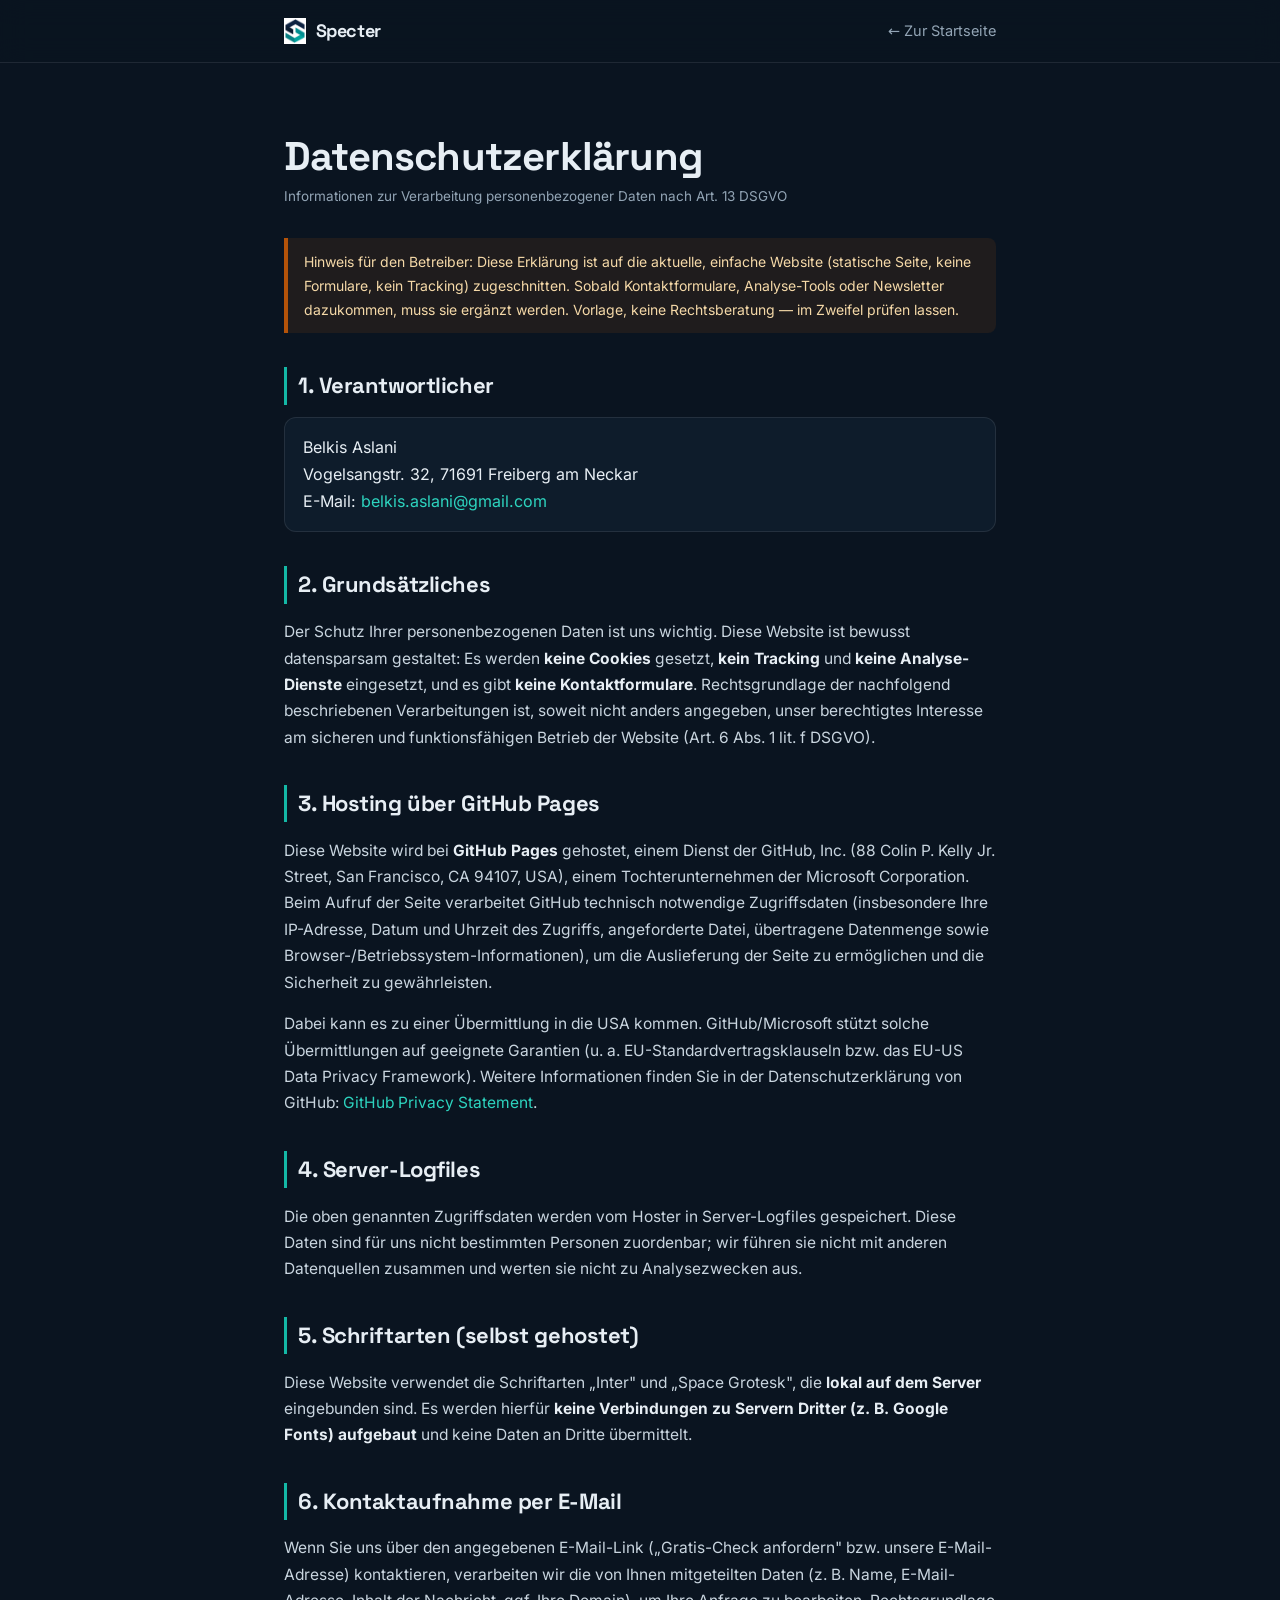
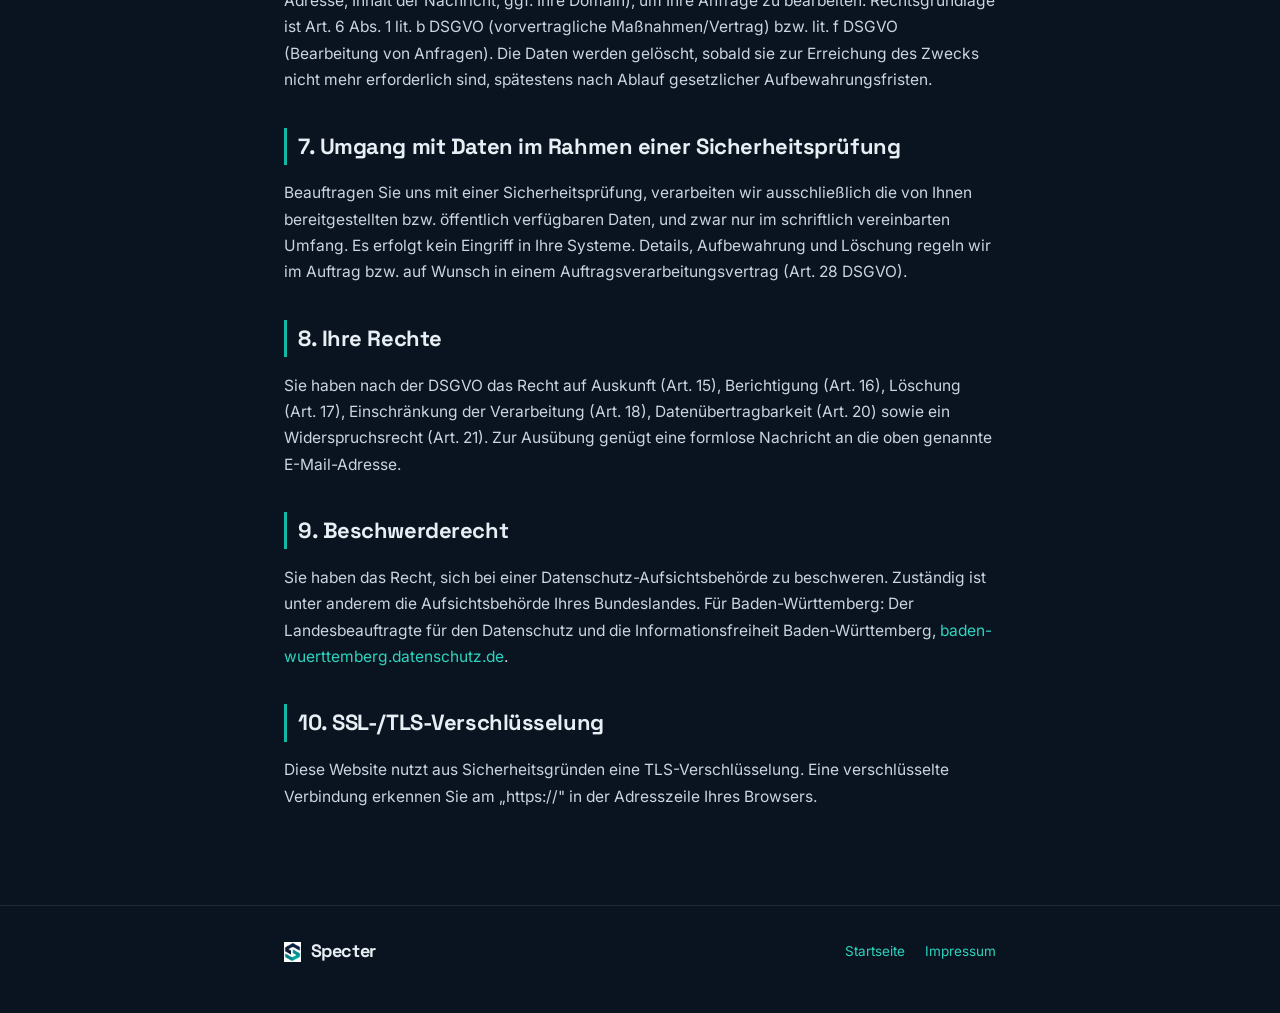
<file: docs/datenschutz.html>
<!doctype html>
<html lang="de">
<head>
<meta charset="utf-8">
<meta name="viewport" content="width=device-width, initial-scale=1, viewport-fit=cover">
<title>Datenschutzerklärung — Specter</title>
<meta name="description" content="Datenschutzerklärung von Specter — welche Daten erhoben werden und Ihre Rechte nach DSGVO.">
<meta name="robots" content="index,follow">
<link rel="canonical" href="https://beko2210.github.io/Specter-/datenschutz.html">
<meta name="theme-color" content="#0A1420">
<link rel="icon" href="assets/img/mark.png">
<link rel="stylesheet" href="assets/fonts.css">
<link rel="stylesheet" href="assets/legal.css">
</head>
<body>

<header class="nav">
  <div class="wrap">
    <a class="logo" href="index.html"><img src="assets/img/mark.png" alt=""><span class="brandmark">Specter</span></a>
    <a class="back" href="index.html">&larr; Zur Startseite</a>
  </div>
</header>

<main>
  <div class="wrap">
    <h1>Datenschutzerklärung</h1>
    <p class="updated">Informationen zur Verarbeitung personenbezogener Daten nach Art. 13 DSGVO</p>

    <div class="note">Hinweis für den Betreiber: Diese Erklärung ist auf die aktuelle,
      einfache Website (statische Seite, keine Formulare, kein Tracking) zugeschnitten.
      Sobald Kontaktformulare, Analyse-Tools oder Newsletter dazukommen, muss sie
      ergänzt werden. Vorlage, keine Rechtsberatung — im Zweifel prüfen lassen.</div>

    <h2>1. Verantwortlicher</h2>
    <div class="box">
      Belkis Aslani<br>
      Vogelsangstr. 32, 71691 Freiberg am Neckar<br>
      E-Mail: <a href="mailto:belkis.aslani@gmail.com">belkis.aslani@gmail.com</a>
    </div>

    <h2>2. Grundsätzliches</h2>
    <p>Der Schutz Ihrer personenbezogenen Daten ist uns wichtig. Diese Website ist
      bewusst datensparsam gestaltet: Es werden <strong>keine Cookies</strong>
      gesetzt, <strong>kein Tracking</strong> und <strong>keine Analyse-Dienste</strong>
      eingesetzt, und es gibt <strong>keine Kontaktformulare</strong>. Rechtsgrundlage
      der nachfolgend beschriebenen Verarbeitungen ist, soweit nicht anders angegeben,
      unser berechtigtes Interesse am sicheren und funktionsfähigen Betrieb der
      Website (Art. 6 Abs. 1 lit. f DSGVO).</p>

    <h2>3. Hosting über GitHub Pages</h2>
    <p>Diese Website wird bei <strong>GitHub Pages</strong> gehostet, einem Dienst der
      GitHub, Inc. (88 Colin P. Kelly Jr. Street, San Francisco, CA 94107, USA), einem
      Tochterunternehmen der Microsoft Corporation. Beim Aufruf der Seite verarbeitet
      GitHub technisch notwendige Zugriffsdaten (insbesondere Ihre IP-Adresse, Datum
      und Uhrzeit des Zugriffs, angeforderte Datei, übertragene Datenmenge sowie
      Browser-/Betriebssystem-Informationen), um die Auslieferung der Seite zu
      ermöglichen und die Sicherheit zu gewährleisten.</p>
    <p>Dabei kann es zu einer Übermittlung in die USA kommen. GitHub/Microsoft stützt
      solche Übermittlungen auf geeignete Garantien (u. a. EU-Standardvertragsklauseln
      bzw. das EU-US Data Privacy Framework). Weitere Informationen finden Sie in der
      Datenschutzerklärung von GitHub:
      <a href="https://docs.github.com/de/site-policy/privacy-policies/github-general-privacy-statement" target="_blank" rel="noopener">GitHub Privacy Statement</a>.</p>

    <h2>4. Server-Logfiles</h2>
    <p>Die oben genannten Zugriffsdaten werden vom Hoster in Server-Logfiles
      gespeichert. Diese Daten sind für uns nicht bestimmten Personen zuordenbar; wir
      führen sie nicht mit anderen Datenquellen zusammen und werten sie nicht zu
      Analysezwecken aus.</p>

    <h2>5. Schriftarten (selbst gehostet)</h2>
    <p>Diese Website verwendet die Schriftarten „Inter" und „Space Grotesk", die
      <strong>lokal auf dem Server</strong> eingebunden sind. Es werden hierfür
      <strong>keine Verbindungen zu Servern Dritter (z. B. Google Fonts) aufgebaut</strong>
      und keine Daten an Dritte übermittelt.</p>

    <h2>6. Kontaktaufnahme per E-Mail</h2>
    <p>Wenn Sie uns über den angegebenen E-Mail-Link („Gratis-Check anfordern" bzw.
      unsere E-Mail-Adresse) kontaktieren, verarbeiten wir die von Ihnen mitgeteilten
      Daten (z. B. Name, E-Mail-Adresse, Inhalt der Nachricht, ggf. Ihre Domain), um
      Ihre Anfrage zu bearbeiten. Rechtsgrundlage ist Art. 6 Abs. 1 lit. b DSGVO
      (vorvertragliche Maßnahmen/Vertrag) bzw. lit. f DSGVO (Bearbeitung von
      Anfragen). Die Daten werden gelöscht, sobald sie zur Erreichung des Zwecks nicht
      mehr erforderlich sind, spätestens nach Ablauf gesetzlicher
      Aufbewahrungsfristen.</p>

    <h2>7. Umgang mit Daten im Rahmen einer Sicherheitsprüfung</h2>
    <p>Beauftragen Sie uns mit einer Sicherheitsprüfung, verarbeiten wir ausschließlich
      die von Ihnen bereitgestellten bzw. öffentlich verfügbaren Daten, und zwar nur
      im schriftlich vereinbarten Umfang. Es erfolgt kein Eingriff in Ihre Systeme.
      Details, Aufbewahrung und Löschung regeln wir im Auftrag bzw. auf Wunsch in einem
      Auftragsverarbeitungsvertrag (Art. 28 DSGVO).</p>

    <h2>8. Ihre Rechte</h2>
    <p>Sie haben nach der DSGVO das Recht auf Auskunft (Art. 15), Berichtigung
      (Art. 16), Löschung (Art. 17), Einschränkung der Verarbeitung (Art. 18),
      Datenübertragbarkeit (Art. 20) sowie ein Widerspruchsrecht (Art. 21). Zur
      Ausübung genügt eine formlose Nachricht an die oben genannte E-Mail-Adresse.</p>

    <h2>9. Beschwerderecht</h2>
    <p>Sie haben das Recht, sich bei einer Datenschutz-Aufsichtsbehörde zu beschweren.
      Zuständig ist unter anderem die Aufsichtsbehörde Ihres Bundeslandes. Für
      Baden-Württemberg: Der Landesbeauftragte für den Datenschutz und die
      Informationsfreiheit Baden-Württemberg,
      <a href="https://www.baden-wuerttemberg.datenschutz.de" target="_blank" rel="noopener">baden-wuerttemberg.datenschutz.de</a>.</p>

    <h2>10. SSL-/TLS-Verschlüsselung</h2>
    <p>Diese Website nutzt aus Sicherheitsgründen eine TLS-Verschlüsselung. Eine
      verschlüsselte Verbindung erkennen Sie am „https://" in der Adresszeile Ihres
      Browsers.</p>
  </div>
</main>

<footer>
  <div class="wrap">
    <a class="logo" href="index.html"><img src="assets/img/mark.png" alt="" style="height:20px"><span class="brandmark">Specter</span></a>
    <div class="fr">
      <a href="index.html">Startseite</a>
      <a href="impressum.html">Impressum</a>
    </div>
  </div>
</footer>
</body>
</html>
</file>
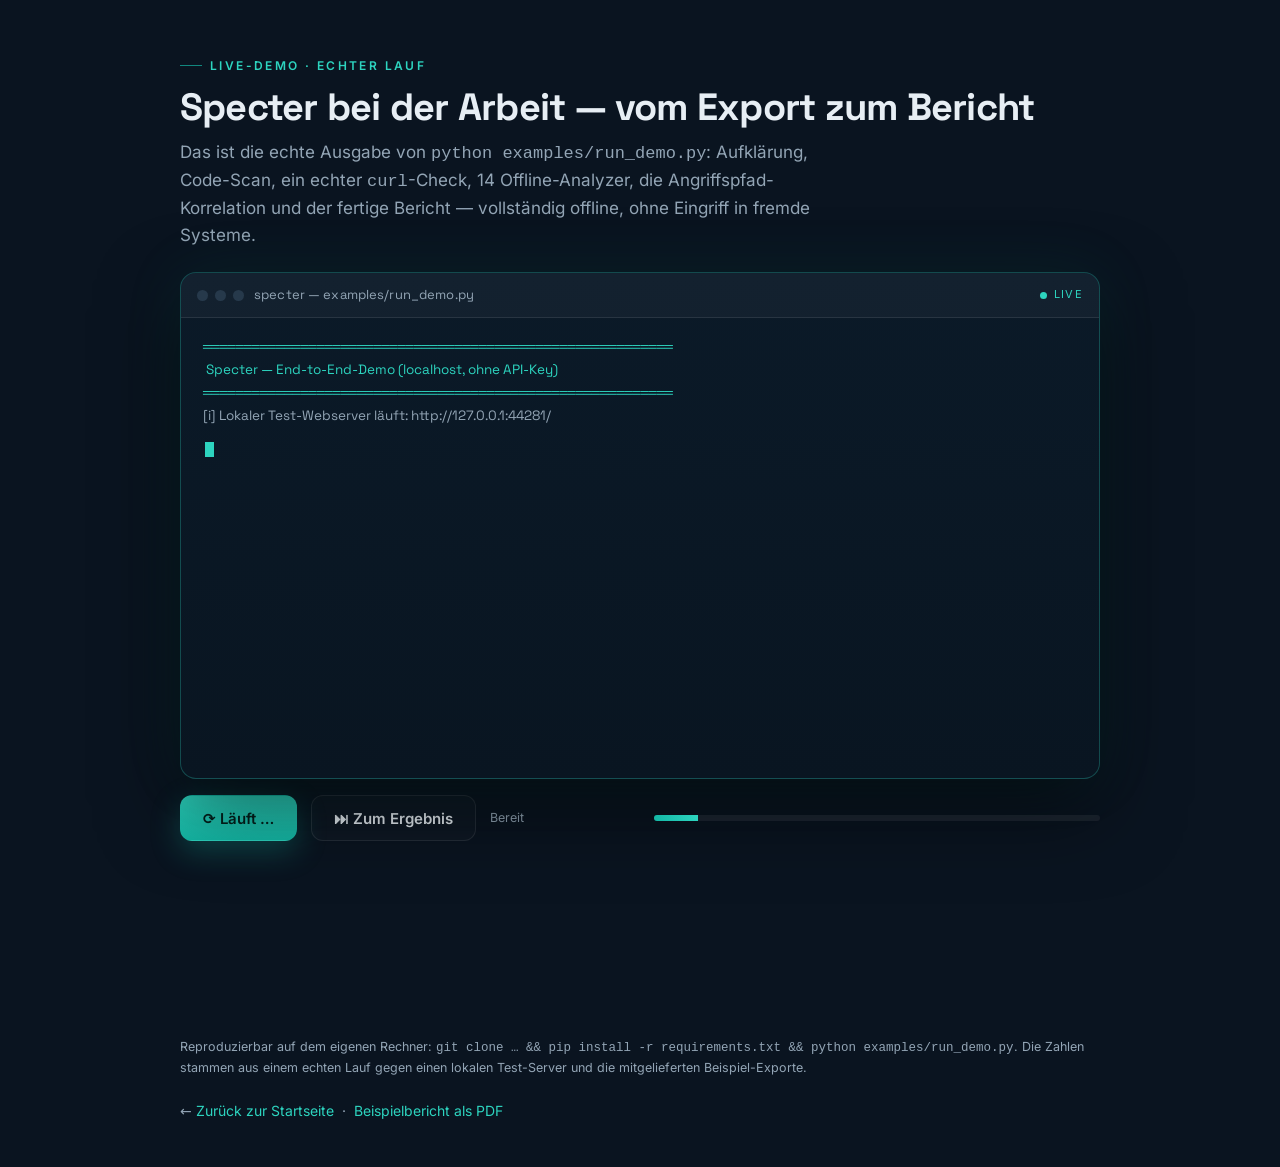
<file: docs/demo.html>
<!doctype html>
<html lang="de">
<head>
<meta charset="utf-8">
<meta name="viewport" content="width=device-width, initial-scale=1, viewport-fit=cover">
<title>Specter — Live-Demo (End-to-End-Lauf)</title>
<meta name="description" content="Specter im Live-Lauf: von der Aufklärung über 14 Offline-Analyzer und die Angriffspfad-Korrelation bis zum fertigen Bericht — 135 Funde, 7 Angriffspfade.">
<meta name="theme-color" content="#0A1420">
<link rel="icon" href="assets/img/mark.png">
<link rel="stylesheet" href="assets/fonts.css">
<style>
:root{
  --bg:#0A1420; --surface:#0E1C2B; --elev:#12283B; --line:rgba(255,255,255,.09);
  --text:#E7EEF4; --text-2:#C9D5DF; --muted:#93A5B5; --teal:#14B8A6; --teal-2:#2DD4BF;
  --amber:#F5B841; --rose:#F2748A;
}
*{box-sizing:border-box}
html{-webkit-text-size-adjust:100%}
body{margin:0;background:var(--bg);color:var(--text);overflow-x:hidden;
  font-family:'Inter',ui-sans-serif,system-ui,-apple-system,'Segoe UI',sans-serif;
  line-height:1.6;-webkit-font-smoothing:antialiased;
  min-height:100vh;display:flex;flex-direction:column;align-items:center;
  padding:clamp(18px,5vw,48px) clamp(14px,4vw,24px)}
a{color:var(--teal-2);text-decoration:none}
h1,.mono-hd{font-family:'Space Grotesk','Inter',sans-serif;letter-spacing:-.02em}
:focus-visible{outline:2px solid var(--teal-2);outline-offset:2px;border-radius:3px}
.head{max-width:920px;width:100%;margin:0 auto 22px}
.eyebrow{display:inline-flex;align-items:center;gap:8px;font-size:12px;font-weight:600;
  letter-spacing:.2em;text-transform:uppercase;color:var(--teal-2)}
.eyebrow::before{content:"";width:22px;height:1px;background:var(--teal);opacity:.7}
.head h1{font-size:clamp(24px,5vw,38px);line-height:1.1;font-weight:700;margin:12px 0 10px}
.head p{color:var(--muted);font-size:clamp(15px,3vw,17px);margin:0;max-width:60ch}

/* ---- Terminal ---- */
.term-wrap{max-width:920px;width:100%;margin:0 auto}
.term{position:relative;background:linear-gradient(180deg,#0b1a28,#091521);border:1px solid var(--line);
  border-radius:16px;overflow:hidden;box-shadow:0 30px 80px rgba(0,0,0,.55);
  transition:box-shadow .8s ease,border-color .8s ease}
.term.glow{border-color:rgba(45,212,191,.28);box-shadow:0 30px 80px rgba(0,0,0,.55),0 0 60px rgba(20,184,166,.10)}
.term .bar{display:flex;align-items:center;gap:10px;padding:12px 16px;
  background:rgba(255,255,255,.03);border-bottom:1px solid var(--line)}
.term .dots{display:flex;gap:7px}
.term .dots i{width:11px;height:11px;border-radius:50%;background:#26394b}
.term .title{font-family:'Space Grotesk','Inter',sans-serif;font-size:13px;color:var(--muted);
  letter-spacing:.01em}
.term .live{margin-left:auto;display:inline-flex;align-items:center;gap:7px;font-size:11px;
  color:var(--teal-2);text-transform:uppercase;letter-spacing:.12em}
.term .live i{width:7px;height:7px;border-radius:50%;background:var(--teal-2);box-shadow:0 0 0 0 rgba(45,212,191,.7);
  animation:pulse 2s infinite}
@keyframes pulse{0%{box-shadow:0 0 0 0 rgba(45,212,191,.6)}70%{box-shadow:0 0 0 7px rgba(45,212,191,0)}100%{box-shadow:0 0 0 0 rgba(45,212,191,0)}}
.term .screen{font-family:'Space Grotesk',ui-monospace,SFMono-Regular,Menlo,Consolas,monospace;
  font-size:clamp(11.5px,2.5vw,13.5px);line-height:1.7;padding:18px clamp(14px,3vw,22px);
  height:min(58vh,460px);overflow-y:auto;scroll-behavior:smooth;white-space:pre-wrap;word-break:break-word}
.term .screen::-webkit-scrollbar{width:8px}
.term .screen::-webkit-scrollbar-thumb{background:#1c3346;border-radius:8px}
.row{opacity:0;transform:translateY(7px);transition:opacity .42s ease,transform .42s cubic-bezier(.22,.8,.36,1)}
.row.in{opacity:1;transform:none}
.row.banner{color:var(--teal-2)}
.row.phase{color:var(--teal-2);font-weight:700;margin-top:8px;text-shadow:0 0 24px rgba(45,212,191,.35)}
.row.info{color:var(--muted)}
.row.count{color:var(--text-2)}
.row.result{color:var(--teal-2);font-weight:700}
.row.blank{height:.7em}
.tag{display:inline-block;min-width:74px;text-align:center;font-weight:700;font-size:11px;
  padding:1px 8px;border-radius:6px;margin-right:9px;letter-spacing:.02em}
.tag.k{background:rgba(242,116,138,.16);color:var(--rose);border:1px solid rgba(242,116,138,.35)}
.tag.h{background:rgba(245,184,65,.15);color:var(--amber);border:1px solid rgba(245,184,65,.32)}
.tag.m{background:rgba(45,212,191,.13);color:var(--teal-2);border:1px solid rgba(45,212,191,.30)}
.cursor{display:inline-block;width:9px;height:1.05em;vertical-align:text-bottom;
  background:var(--teal-2);margin-left:2px;animation:blink 1.05s steps(1) infinite}
@keyframes blink{50%{opacity:0}}

/* ---- Erklär-Popup (Phasen-Karte) ---- */
.pop{position:absolute;right:18px;bottom:18px;z-index:5;max-width:340px;
  background:linear-gradient(180deg,rgba(18,40,59,.92),rgba(10,22,35,.94));
  border:1px solid rgba(45,212,191,.28);border-radius:14px;padding:15px 17px 14px;
  backdrop-filter:blur(14px);-webkit-backdrop-filter:blur(14px);
  box-shadow:0 22px 55px rgba(0,0,0,.55),0 0 40px rgba(20,184,166,.08);
  opacity:0;transform:translateY(14px) scale(.97);pointer-events:none;
  transition:opacity .5s cubic-bezier(.22,.8,.36,1),transform .5s cubic-bezier(.22,.8,.36,1)}
.pop.show{opacity:1;transform:none}
.pop .kicker{display:flex;align-items:center;gap:9px;font-size:10.5px;font-weight:700;
  letter-spacing:.16em;text-transform:uppercase;color:var(--teal-2);margin-bottom:7px}
.pop .kicker .pic{width:26px;height:26px;flex:none;display:grid;place-items:center;border-radius:8px;
  background:rgba(45,212,191,.12);border:1px solid rgba(45,212,191,.3)}
.pop .kicker svg{width:14px;height:14px;stroke:var(--teal-2);fill:none;stroke-width:1.8;
  stroke-linecap:round;stroke-linejoin:round}
.pop h3{font-family:'Space Grotesk','Inter',sans-serif;font-size:15.5px;font-weight:700;
  letter-spacing:-.01em;margin:0 0 5px;color:var(--text)}
.pop p{margin:0;font-size:12.8px;line-height:1.6;color:var(--text-2)}
@media(max-width:640px){.pop{left:12px;right:12px;bottom:12px;max-width:none}}

/* ---- Controls + progress ---- */
.ctl{display:flex;align-items:center;gap:14px;flex-wrap:wrap;margin-top:16px}
.btn{display:inline-flex;align-items:center;justify-content:center;gap:9px;font-weight:600;
  font-size:15px;min-height:46px;padding:12px 22px;border-radius:12px;border:1px solid transparent;
  transition:.18s;cursor:pointer;font-family:inherit}
.btn.primary{background:linear-gradient(180deg,var(--teal-2),var(--teal));color:#04211d;
  box-shadow:0 10px 30px rgba(20,184,166,.30)}
.btn.primary:hover{transform:translateY(-2px);box-shadow:0 16px 40px rgba(20,184,166,.44)}
.btn.ghost{border-color:var(--line);color:var(--text);background:rgba(255,255,255,.02)}
.btn.ghost:hover{border-color:var(--teal);color:var(--teal-2)}
.btn[hidden]{display:none}
.progress{flex:1 1 200px;min-width:180px;height:6px;border-radius:999px;background:rgba(255,255,255,.06);
  overflow:hidden;position:relative}
.progress i{display:block;height:100%;width:0;background:linear-gradient(90deg,var(--teal),var(--teal-2));
  transition:width .5s cubic-bezier(.22,.8,.36,1)}
.phase-label{font-size:12.5px;color:var(--muted);min-width:150px}

/* ---- Result card ---- */
.result-card{max-width:920px;width:100%;margin:18px auto 0;opacity:0;transform:translateY(10px);
  transition:opacity .6s ease,transform .6s cubic-bezier(.22,.8,.36,1)}
.result-card.in{opacity:1;transform:none}
.result-card .box{background:linear-gradient(180deg,rgba(18,40,59,.86),rgba(12,26,40,.92));
  border:1px solid rgba(45,212,191,.22);border-radius:16px;padding:20px 22px}
.result-card .grid{display:grid;grid-template-columns:repeat(4,1fr);gap:10px;margin-bottom:14px}
.result-card .grid div{background:rgba(255,255,255,.03);border:1px solid var(--line);border-radius:11px;
  padding:12px 10px;text-align:center}
.result-card .grid b{display:block;font-family:'Space Grotesk','Inter',sans-serif;font-size:24px;
  line-height:1;font-weight:700}
.result-card .grid span{font-size:10.5px;color:var(--muted)}
.result-card .k b{color:var(--rose)} .result-card .h b{color:var(--amber)}
.result-card .m b{color:var(--teal-2)} .result-card .p b{color:var(--muted)}
.result-card .foot{display:flex;align-items:center;justify-content:space-between;gap:12px;
  flex-wrap:wrap;font-size:13px;color:var(--muted)}
.result-card .foot b{color:var(--text)}
.result-card .pill{background:rgba(45,212,191,.12);border:1px solid rgba(45,212,191,.3);
  color:var(--teal-2);padding:5px 12px;border-radius:999px;font-weight:600;font-size:12.5px}
.backlink{max-width:920px;width:100%;margin:22px auto 0;font-size:14px;color:var(--muted)}
.note{max-width:920px;width:100%;margin:14px auto 0;font-size:12.5px;color:var(--muted)}
@media(max-width:560px){
  .result-card .grid{grid-template-columns:repeat(2,1fr)}
}
@media(prefers-reduced-motion:reduce){
  .row,.result-card,.pop,.progress i{transition:none}
  .cursor{animation:none}
  .term .live i{animation:none}
}
</style>
</head>
<body>

<div class="head">
  <div class="eyebrow">Live-Demo · echter Lauf</div>
  <h1>Specter bei der Arbeit — vom Export zum Bericht</h1>
  <p>Das ist die echte Ausgabe von <code>python examples/run_demo.py</code>: Aufklärung,
     Code-Scan, ein echter <code>curl</code>-Check, 14 Offline-Analyzer, die
     Angriffspfad-Korrelation und der fertige Bericht — vollständig offline, ohne Eingriff
     in fremde Systeme.</p>
</div>

<div class="term-wrap">
  <div class="term" id="term">
    <div class="bar">
      <div class="dots"><i></i><i></i><i></i></div>
      <div class="title">specter — examples/run_demo.py</div>
      <div class="live"><i></i> Live</div>
    </div>
    <div class="screen" id="screen" role="log" aria-live="polite" aria-label="Specter-Demo-Ausgabe"></div>
    <div class="pop" id="pop" aria-hidden="true">
      <div class="kicker"><span class="pic" id="popIcon"></span><span id="popKicker"></span></div>
      <h3 id="popTitle"></h3>
      <p id="popText"></p>
    </div>
  </div>

  <div class="ctl">
    <button class="btn primary" id="play" type="button">▶ Demo abspielen</button>
    <button class="btn ghost" id="skip" type="button" hidden>⏭ Zum Ergebnis</button>
    <span class="phase-label" id="phaseLabel">Bereit</span>
    <div class="progress"><i id="bar"></i></div>
  </div>
</div>

<div class="result-card" id="resultCard">
  <div class="box">
    <div class="grid">
      <div class="k"><b>9</b><span>Kritisch</span></div>
      <div class="h"><b>59</b><span>Hoch</span></div>
      <div class="m"><b>40</b><span>Mittel</span></div>
      <div class="p"><b>135</b><span>Funde gesamt</span></div>
    </div>
    <div class="foot">
      <span><b>3</b> Assets · <b>7</b> Angriffspfade · <b>3</b> Choke-Points</span>
      <span class="pill">Bericht: Markdown · JSON · HTML → PDF</span>
    </div>
  </div>
</div>

<p class="note">Reproduzierbar auf dem eigenen Rechner: <code>git clone … &amp;&amp; pip install -r requirements.txt &amp;&amp; python examples/run_demo.py</code>.
   Die Zahlen stammen aus einem echten Lauf gegen einen lokalen Test-Server und die mitgelieferten Beispiel-Exporte.</p>
<p class="backlink">← <a href="index.html">Zurück zur Startseite</a> &nbsp;·&nbsp; <a href="Specter-Beispielbericht.pdf" target="_blank" rel="noopener">Beispielbericht als PDF</a></p>

<script>
// Icons für die Phasen-Karten (Website-Stil: stroke, 24er-ViewBox).
const ICONS = {
  radar:'<svg viewBox="0 0 24 24"><circle cx="12" cy="12" r="9"/><circle cx="12" cy="12" r="4.5"/><path d="M12 12l6-6"/></svg>',
  code:'<svg viewBox="0 0 24 24"><path d="M8 6l-5 6 5 6M16 6l5 6-5 6"/></svg>',
  zap:'<svg viewBox="0 0 24 24"><path d="M13 2L4 14h6l-1 8 9-12h-6z"/></svg>',
  grid:'<svg viewBox="0 0 24 24"><rect x="3" y="3" width="7" height="7" rx="1.5"/><rect x="14" y="3" width="7" height="7" rx="1.5"/><rect x="3" y="14" width="7" height="7" rx="1.5"/><rect x="14" y="14" width="7" height="7" rx="1.5"/></svg>',
  route:'<svg viewBox="0 0 24 24"><circle cx="5" cy="19" r="2.2"/><circle cx="19" cy="5" r="2.2"/><path d="M7 19h7a4 4 0 004-4v-2a4 4 0 00-4-4h-3"/></svg>',
  doc:'<svg viewBox="0 0 24 24"><path d="M6 3h8l4 4v14H6z"/><path d="M14 3v4h4M9 12h6M9 16h4"/></svg>',
};

// Authentische Ausgabe des Demo-Laufs (kuratiert, mit ehrlich markierten Kürzungen).
// Zeilen mit `e` starten eine Phase: Popup + cinematische Pause.
const LINES = [
  {c:'banner', t:'══════════════════════════════════════════════════════════'},
  {c:'banner', t:' Specter — End-to-End-Demo (localhost, ohne API-Key)'},
  {c:'banner', t:'══════════════════════════════════════════════════════════'},
  {c:'info',   t:'[i] Lokaler Test-Webserver läuft: http://127.0.0.1:44281/'},
  {c:'blank'},
  {c:'phase',  t:'--- Phase 1: RECON (Asset-Graph) ---', p:'Phase 1 · Aufklärung',
   e:{i:'radar', k:'Phase 1 · Aufklärung', h:'Was gehört alles dazu?',
      d:'Bevor geprüft wird, erfasst Specter die Angriffsfläche: Code, Host und Web-Endpunkt werden zu einem zusammenhängenden Asset-Graphen verknüpft.'}},
  {c:'info',   t:'Asset erfasst: code:examples/vulnerable_app   · gesamt 1'},
  {c:'info',   t:'Asset erfasst: host:127.0.0.1  (betreibt → Code)  · gesamt 2'},
  {c:'info',   t:'Asset erfasst: endpoint:http://127.0.0.1:44281/  · gesamt 3'},
  {c:'blank'},
  {c:'phase',  t:'--- Phase 2: SCAN (White-Box) ---', p:'Phase 2 · Code-Scan',
   e:{i:'code', k:'Phase 2 · Code-Scan', h:'Der Quellcode unter der Lupe',
      d:'Specter liest den Code wie ein Prüfer: fest kodierte Secrets, SQL- und Shell-Injection, schwache Kryptographie — jeder Fund mit Datei, Zeile und Beleg.'}},
  {c:'count',  t:'6 Fundstellen in 1 Datei, 6 neu als Finding erfasst:'},
  {c:'sev', s:'h', t:'app.py:11 — Möglicherweise fest kodiertes Secret/Passwort'},
  {c:'sev', s:'h', t:'app.py:20 — Mögliche SQL-Injection (String-Verkettung)'},
  {c:'sev', s:'h', t:'app.py:26 — Shell-Injection-Risiko (shell=True)'},
  {c:'sev', s:'m', t:'app.py:31 — Schwacher Hash-Algorithmus (MD5/SHA1)'},
  {c:'blank'},
  {c:'phase',  t:'--- Phase 3: AKTIVER CHECK (echtes curl) ---', p:'Phase 3 · Aktiver Check',
   e:{i:'zap', k:'Phase 3 · Aktiver Check', h:'Ein einziger echter Handgriff',
      d:'Mehr als ein echter curl-Aufruf gegen den Testserver ist nicht nötig — und schon stehen Zugangsdaten aus einem HTML-Kommentar im Protokoll.'}},
  {c:'info',   t:'HTTP/1.0 200 OK   ·   Server: DemoServer/0.1 (Test)'},
  {c:'sev', s:'h', t:'Zugangsdaten im HTML-Kommentar sichtbar'},
  {c:'sev', s:'h', t:'HTTP-Dienst ohne Authentifizierung exponiert'},
  {c:'blank'},
  {c:'phase',  t:'--- Phase 3c: OFFLINE-ANALYSE (14 Analyzer) ---', p:'Phase 3c · 14 Analyzer',
   e:{i:'grid', k:'Phase 3c · Breitenprüfung', h:'Vierzehn Analyzer, null Eingriff',
      d:'Die Offline-Analyzer werten die Kunden-Exporte aus — AD, M365, AWS, Azure, E-Mail, TLS, Firewall, Backups … ohne jeden Zugriff auf laufende Systeme.'}},
  {c:'count',  t:'Active Directory: 13 Funde'},
  {c:'sev', s:'h', t:'krbtgt-Passwort veraltet (1450 Tage) — Golden-Ticket-Risiko'},
  {c:'count',  t:'Entra-ID / M365: 9 Funde'},
  {c:'sev', s:'k', t:'Privilegiertes Konto ohne MFA: admin@mustermann.de'},
  {c:'count',  t:'AWS: 16 Funde'},
  {c:'sev', s:'k', t:'Root-Konto ohne MFA'},
  {c:'count',  t:'E-Mail-Security: 4 Funde'},
  {c:'sev', s:'h', t:'SPF erlaubt beliebige Absender (+all/?all)'},
  {c:'count',  t:'TLS / Zertifikate: 9 Funde'},
  {c:'sev', s:'h', t:'TLS-Zertifikat abgelaufen: portal.musterversicherung.de'},
  {c:'count',  t:'Backup-Resilienz: 9 Funde'},
  {c:'sev', s:'h', t:'Kein offline-/unveränderbares (Immutable) Backup'},
  {c:'info',   t:'… außerdem Exchange, Azure, Firewall/VPN, DNS, Datenbanken, Container, SCA'},
  {c:'blank'},
  {c:'phase',  t:'--- Phase 4: ANGRIFFSPFAD-KORRELATION ---', p:'Phase 4 · Angriffspfade',
   e:{i:'route', k:'Phase 4 · Korrelation', h:'Vom Einzelfund zum Risiko',
      d:'Einzelfunde werden zu Angriffspfaden verknüpft. So sieht die Geschäftsführung nicht 135 Details, sondern die 7 Wege, über die echter Schaden entsteht.'}},
  {c:'count',  t:'7 Angriffspfade korreliert:'},
  {c:'sev', s:'k', t:'AP-1  Kontoübernahme über offengelegtes Secret  (20 Funde)'},
  {c:'sev', s:'k', t:'AP-3  Domänenübernahme über exponierten Fernzugang'},
  {c:'sev', s:'k', t:'AP-4  DSGVO-meldepflichtiger Datenabfluss (Art. 33/34)'},
  {c:'sev', s:'h', t:'AP-6  Rechteausweitung über schwache Auth/Zugriffskontrolle'},
  {c:'blank'},
  {c:'phase',  t:'--- Phase 5: BERICHT + FIX-VORSCHLÄGE ---', p:'Phase 5 · Bericht',
   e:{i:'doc', k:'Phase 5 · Das Ergebnis', h:'Ein Bericht, der überzeugt',
      d:'Markdown, JSON und ein vorzeigbares HTML → PDF: priorisiert, mit CVSS-Score und BSI-Grundschutz-Zuordnung — fertig für Geschäftsführung und Versicherer.'}},
  {c:'info',   t:'Bericht geschrieben: Markdown · JSON · HTML (Druck → PDF)'},
  {c:'count',  t:'Findings: 135   ·   Angriffspfade: 7'},
  {c:'blank'},
  {c:'result', t:'══════════════════════════════════════════════════════════'},
  {c:'result', t:' Ergebnis: 3 Assets · 135 Funde (K 9, H 59, M 40) · 7 Pfade'},
  {c:'result', t:'══════════════════════════════════════════════════════════'},
];

// Cinematisches Tempo: ruhige Zeilen, Atempausen an den Phasen.
const D = {banner:300, info:520, count:600, sev:680, blank:260, result:480, line:520, phasePause:3400};

const screen = document.getElementById('screen');
const term = document.getElementById('term');
const bar = document.getElementById('bar');
const phaseLabel = document.getElementById('phaseLabel');
const playBtn = document.getElementById('play');
const skipBtn = document.getElementById('skip');
const resultCard = document.getElementById('resultCard');
const pop = document.getElementById('pop');
const popIcon = document.getElementById('popIcon');
const popKicker = document.getElementById('popKicker');
const popTitle = document.getElementById('popTitle');
const popText = document.getElementById('popText');
const reduce = matchMedia('(prefers-reduced-motion: reduce)').matches;
let timer = null, cursorEl = null, playing = false;

function makeRow(item){
  const row = document.createElement('div');
  row.className = 'row ' + (item.c || 'line');
  if(item.c === 'blank'){ row.classList.add('blank'); return row; }
  if(item.c === 'sev'){
    const tag = document.createElement('span');
    tag.className = 'tag ' + item.s;
    tag.textContent = item.s === 'k' ? 'Kritisch' : item.s === 'h' ? 'Hoch' : 'Mittel';
    row.appendChild(tag);
    row.appendChild(document.createTextNode(item.t));
  } else {
    row.textContent = item.t;
  }
  return row;
}

function showPop(e){
  pop.classList.remove('show');
  setTimeout(() => {
    popIcon.innerHTML = ICONS[e.i] || '';
    popKicker.textContent = e.k;
    popTitle.textContent = e.h;
    popText.textContent = e.d;
    pop.classList.add('show');
  }, 260);
}

function hidePop(){ pop.classList.remove('show'); }

function finishUI(){
  playing = false;
  if(cursorEl) cursorEl.remove();
  phaseLabel.textContent = 'Abgeschlossen';
  playBtn.textContent = '⟳ Wiederholen';
  playBtn.disabled = false;
  skipBtn.hidden = true;
  term.classList.remove('glow');
  hidePop();
  resultCard.classList.add('in');
}

function renderAll(){
  clearTimeout(timer);
  screen.innerHTML = '';
  LINES.forEach(item => { const r = makeRow(item); r.classList.add('in'); screen.appendChild(r); });
  bar.style.width = '100%';
  screen.scrollTop = screen.scrollHeight;
  finishUI();
}

function play(){
  clearTimeout(timer);
  screen.innerHTML = '';
  resultCard.classList.remove('in');
  hidePop();
  bar.style.width = '0%';
  playBtn.textContent = '⟳ Läuft …';
  playBtn.disabled = true;
  skipBtn.hidden = false;
  term.classList.add('glow');
  playing = true;
  cursorEl = document.createElement('span');
  cursorEl.className = 'cursor';
  screen.appendChild(cursorEl);

  let i = 0;
  const step = () => {
    if(!playing) return;
    if(i >= LINES.length){ finishUI(); return; }
    const item = LINES[i];
    const row = makeRow(item);
    screen.insertBefore(row, cursorEl);
    requestAnimationFrame(() => row.classList.add('in'));
    if(item.p) phaseLabel.textContent = item.p;
    bar.style.width = Math.round(((i + 1) / LINES.length) * 100) + '%';
    screen.scrollTop = screen.scrollHeight;
    i++;
    let delay = D[item.c] ?? D.line;
    if(item.e){ showPop(item.e); delay = D.phasePause; }
    timer = setTimeout(step, delay);
  };
  step();
}

skipBtn.addEventListener('click', () => { playing = false; renderAll(); });

if(reduce){
  renderAll();
  playBtn.textContent = '⟳ Erneut anzeigen';
  playBtn.addEventListener('click', renderAll);
} else {
  playBtn.addEventListener('click', play);
  // Autostart, sobald das Terminal sichtbar wird (Wiederholen jederzeit möglich).
  const io = new IntersectionObserver((es) => es.forEach(e => {
    if(e.isIntersecting){ play(); io.disconnect(); }
  }), {threshold:.35});
  io.observe(screen);
}
</script>
</body>
</html>
</file>
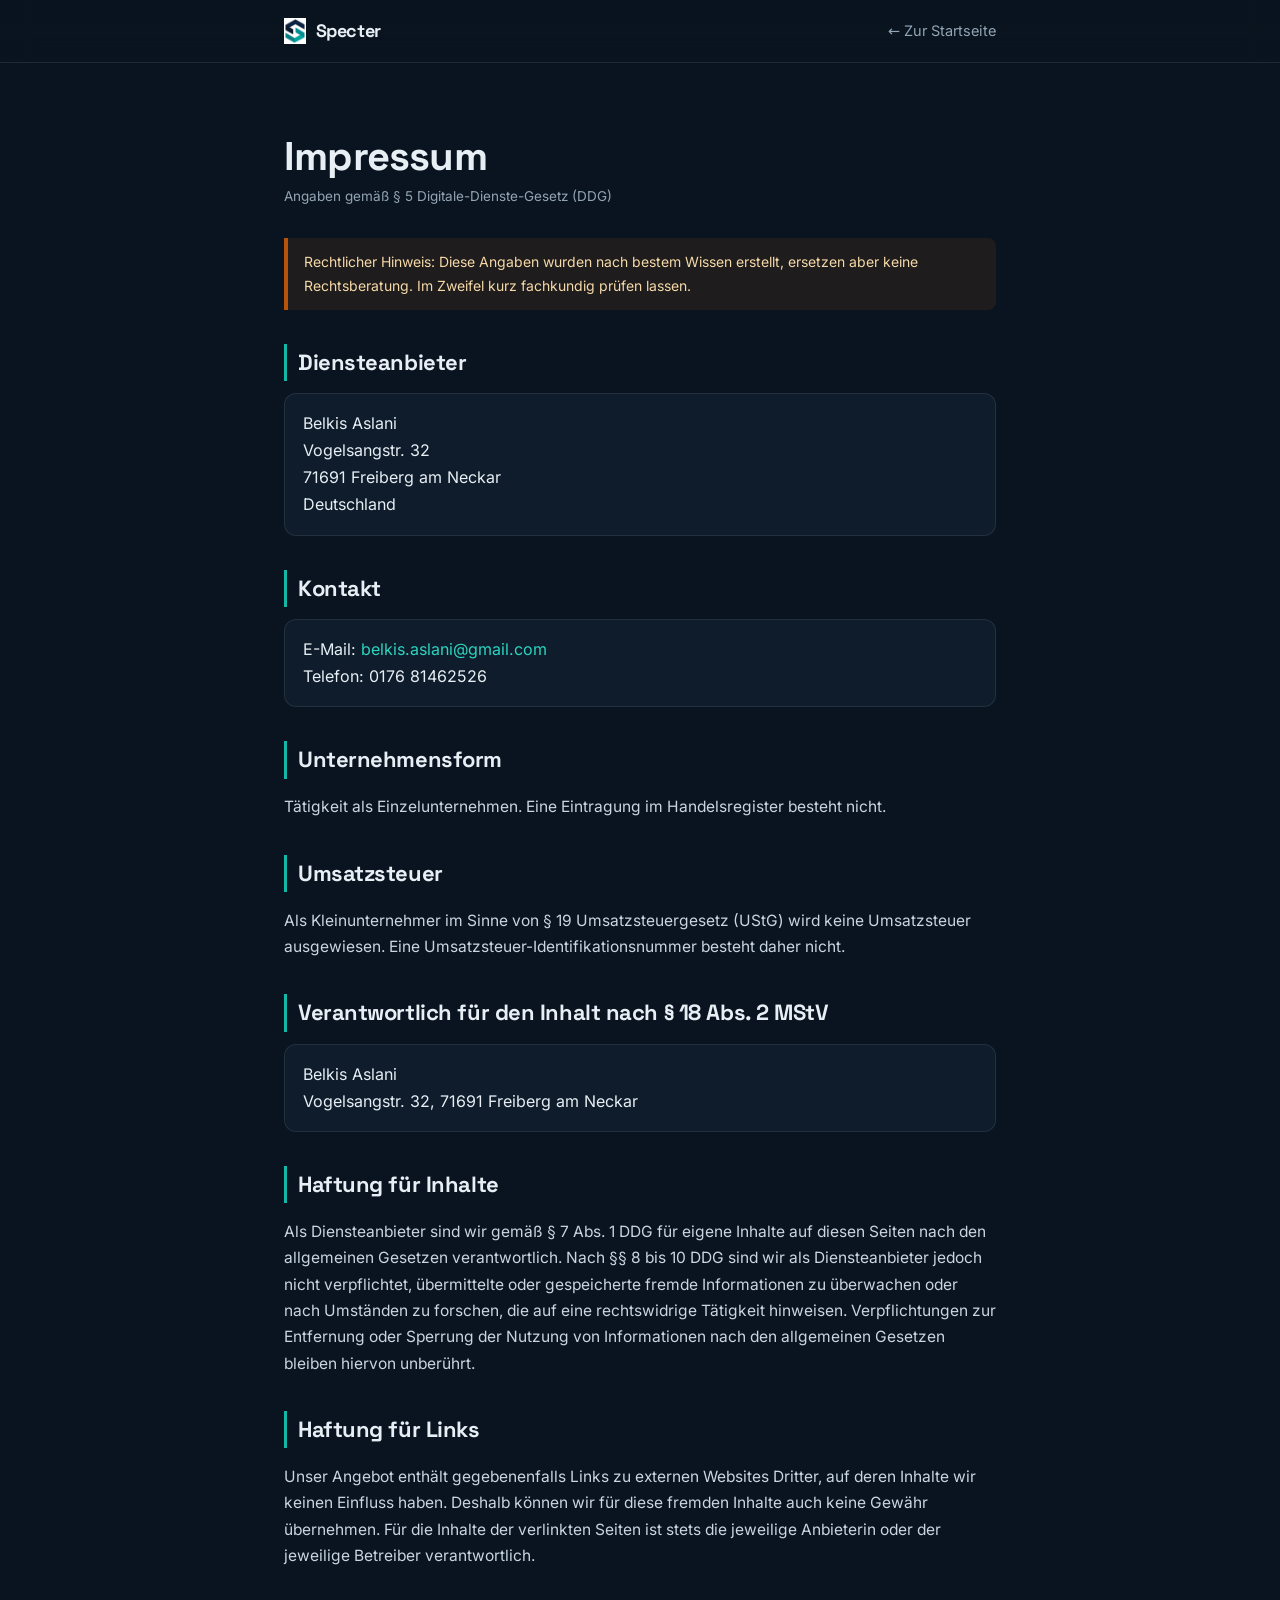
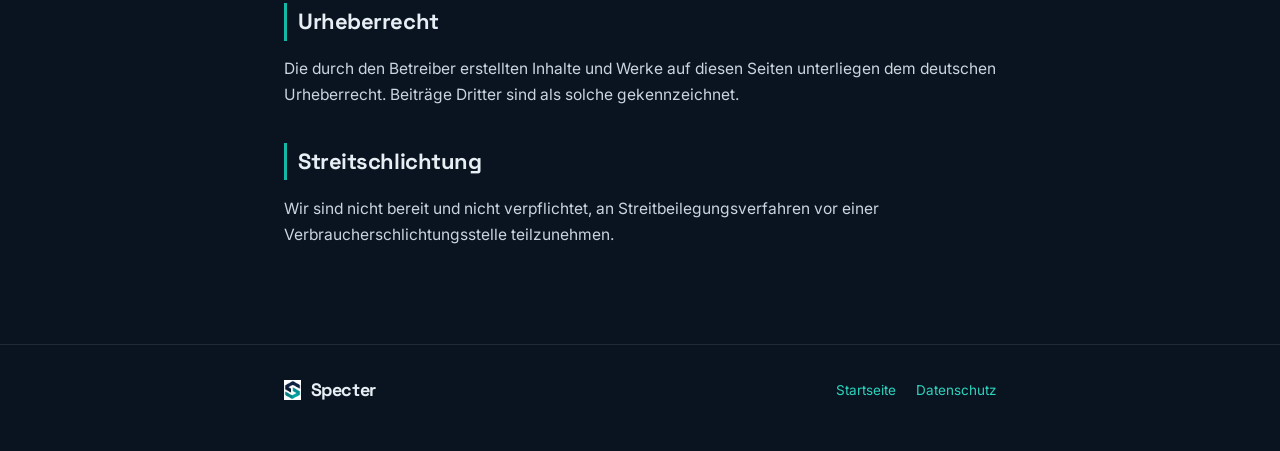
<file: docs/impressum.html>
<!doctype html>
<html lang="de">
<head>
<meta charset="utf-8">
<meta name="viewport" content="width=device-width, initial-scale=1, viewport-fit=cover">
<title>Impressum — Specter</title>
<meta name="description" content="Impressum von Specter — Anbieterkennzeichnung nach § 5 TMG (Belkis Aslani, Freiberg am Neckar).">
<meta name="robots" content="index,follow">
<link rel="canonical" href="https://beko2210.github.io/Specter-/impressum.html">
<meta name="theme-color" content="#0A1420">
<link rel="icon" href="assets/img/mark.png">
<link rel="stylesheet" href="assets/fonts.css">
<link rel="stylesheet" href="assets/legal.css">
</head>
<body>

<header class="nav">
  <div class="wrap">
    <a class="logo" href="index.html"><img src="assets/img/mark.png" alt=""><span class="brandmark">Specter</span></a>
    <a class="back" href="index.html">&larr; Zur Startseite</a>
  </div>
</header>

<main>
  <div class="wrap">
    <h1>Impressum</h1>
    <p class="updated">Angaben gemäß § 5 Digitale-Dienste-Gesetz (DDG)</p>

    <div class="note">Rechtlicher Hinweis: Diese Angaben wurden nach bestem Wissen
      erstellt, ersetzen aber keine Rechtsberatung. Im Zweifel kurz fachkundig prüfen
      lassen.</div>

    <h2>Diensteanbieter</h2>
    <div class="box">
      Belkis Aslani<br>
      Vogelsangstr. 32<br>
      71691 Freiberg am Neckar<br>
      Deutschland
    </div>

    <h2>Kontakt</h2>
    <div class="box">
      E-Mail: <a href="mailto:belkis.aslani@gmail.com">belkis.aslani@gmail.com</a><br>
      Telefon: 0176 81462526
    </div>

    <h2>Unternehmensform</h2>
    <p>Tätigkeit als Einzelunternehmen. Eine Eintragung im Handelsregister besteht nicht.</p>

    <h2>Umsatzsteuer</h2>
    <p>Als Kleinunternehmer im Sinne von § 19 Umsatzsteuergesetz (UStG) wird keine
      Umsatzsteuer ausgewiesen. Eine Umsatzsteuer-Identifikationsnummer besteht daher
      nicht.</p>

    <h2>Verantwortlich für den Inhalt nach § 18 Abs. 2 MStV</h2>
    <div class="box">
      Belkis Aslani<br>
      Vogelsangstr. 32, 71691 Freiberg am Neckar
    </div>

    <h2>Haftung für Inhalte</h2>
    <p>Als Diensteanbieter sind wir gemäß § 7 Abs. 1 DDG für eigene Inhalte auf
      diesen Seiten nach den allgemeinen Gesetzen verantwortlich. Nach §§ 8 bis 10
      DDG sind wir als Diensteanbieter jedoch nicht verpflichtet, übermittelte
      oder gespeicherte fremde Informationen zu überwachen oder nach Umständen zu
      forschen, die auf eine rechtswidrige Tätigkeit hinweisen. Verpflichtungen zur
      Entfernung oder Sperrung der Nutzung von Informationen nach den allgemeinen
      Gesetzen bleiben hiervon unberührt.</p>

    <h2>Haftung für Links</h2>
    <p>Unser Angebot enthält gegebenenfalls Links zu externen Websites Dritter, auf
      deren Inhalte wir keinen Einfluss haben. Deshalb können wir für diese fremden
      Inhalte auch keine Gewähr übernehmen. Für die Inhalte der verlinkten Seiten ist
      stets die jeweilige Anbieterin oder der jeweilige Betreiber verantwortlich.</p>

    <h2>Urheberrecht</h2>
    <p>Die durch den Betreiber erstellten Inhalte und Werke auf diesen Seiten
      unterliegen dem deutschen Urheberrecht. Beiträge Dritter sind als solche
      gekennzeichnet.</p>

    <h2>Streitschlichtung</h2>
    <p>Wir sind nicht bereit und nicht verpflichtet, an Streitbeilegungsverfahren vor
      einer Verbraucherschlichtungsstelle teilzunehmen.</p>
  </div>
</main>

<footer>
  <div class="wrap">
    <a class="logo" href="index.html"><img src="assets/img/mark.png" alt="" style="height:20px"><span class="brandmark">Specter</span></a>
    <div class="fr">
      <a href="index.html">Startseite</a>
      <a href="datenschutz.html">Datenschutz</a>
    </div>
  </div>
</footer>
</body>
</html>
</file>
<file: docs/assets/fonts.css>
/* Selbst gehostete Variable Fonts (SIL Open Font License), Latin-Subset.
   Kein Drittanbieter-Request -> keine Besucher-IP an Google, DSGVO-freundlich. */
@font-face{font-family:'Inter';font-style:normal;font-weight:100 900;font-display:swap;src:url('fonts/inter.woff2') format('woff2')}
@font-face{font-family:'Space Grotesk';font-style:normal;font-weight:300 700;font-display:swap;src:url('fonts/space-grotesk.woff2') format('woff2')}
</file>
<file: docs/assets/legal.css>
:root{
  --bg:#0A1420; --surface:#0E1C2B; --line:rgba(255,255,255,.09);
  --text:#E7EEF4; --text-2:#C9D5DF; --muted:#93A5B5; --teal:#14B8A6; --teal-2:#2DD4BF; --maxw:760px;
}
*{box-sizing:border-box}
html{-webkit-text-size-adjust:100%}
body{margin:0;background:var(--bg);color:var(--text);overflow-x:hidden;line-height:1.7;
  font-family:'Inter',ui-sans-serif,system-ui,-apple-system,'Segoe UI',sans-serif;-webkit-font-smoothing:antialiased}
a{color:var(--teal-2);text-decoration:none}
a:hover{text-decoration:underline}
h1,h2,.brandmark{font-family:'Space Grotesk','Inter',sans-serif;letter-spacing:-.02em}
.wrap{max-width:var(--maxw);margin:0 auto;padding:0 clamp(18px,5vw,24px)}
header.nav{position:sticky;top:0;z-index:20;background:rgba(10,20,32,.85);backdrop-filter:blur(14px);
  border-bottom:1px solid var(--line)}
.nav .wrap{display:flex;align-items:center;gap:12px;min-height:62px}
.logo{display:flex;align-items:center;gap:10px}
.logo img{height:26px;width:auto;display:block}
.logo .brandmark{font-weight:700;font-size:18px;color:var(--text)}
.nav .back{margin-left:auto;font-size:14.5px;color:var(--muted)}
.nav .back:hover{color:var(--text);text-decoration:none}
main{padding:clamp(40px,8vw,72px) 0 40px}
h1{font-size:clamp(28px,6vw,40px);margin:0 0 6px;line-height:1.1}
.updated{color:var(--muted);font-size:13.5px;margin:0 0 30px}
h2{font-size:clamp(18px,4vw,22px);color:var(--text);margin:34px 0 10px;
  border-left:3px solid var(--teal);padding-left:11px}
p,li{color:var(--text-2);font-size:15.5px}
strong{color:var(--text)}
.muted{color:var(--muted)}
.box{background:var(--surface);border:1px solid var(--line);border-radius:12px;padding:16px 18px;margin:12px 0}
.ph{background:rgba(20,184,166,.14);border:1px dashed rgba(45,212,191,.6);border-radius:6px;
  padding:1px 7px;color:var(--teal-2);font-weight:600;white-space:nowrap}
.note{border-left:4px solid #B45309;background:rgba(180,83,9,.12);border-radius:0 8px 8px 0;
  padding:12px 16px;margin:18px 0;font-size:14px;color:#F5D9A8}
footer{border-top:1px solid var(--line);margin-top:40px;padding:30px 0 46px;color:var(--muted);font-size:13.5px}
footer .wrap{display:flex;flex-wrap:wrap;gap:12px 22px;align-items:center}
footer .fr{margin-left:auto;display:flex;gap:20px;flex-wrap:wrap}
@media(max-width:560px){footer .fr{margin-left:0;width:100%}}
</file>
